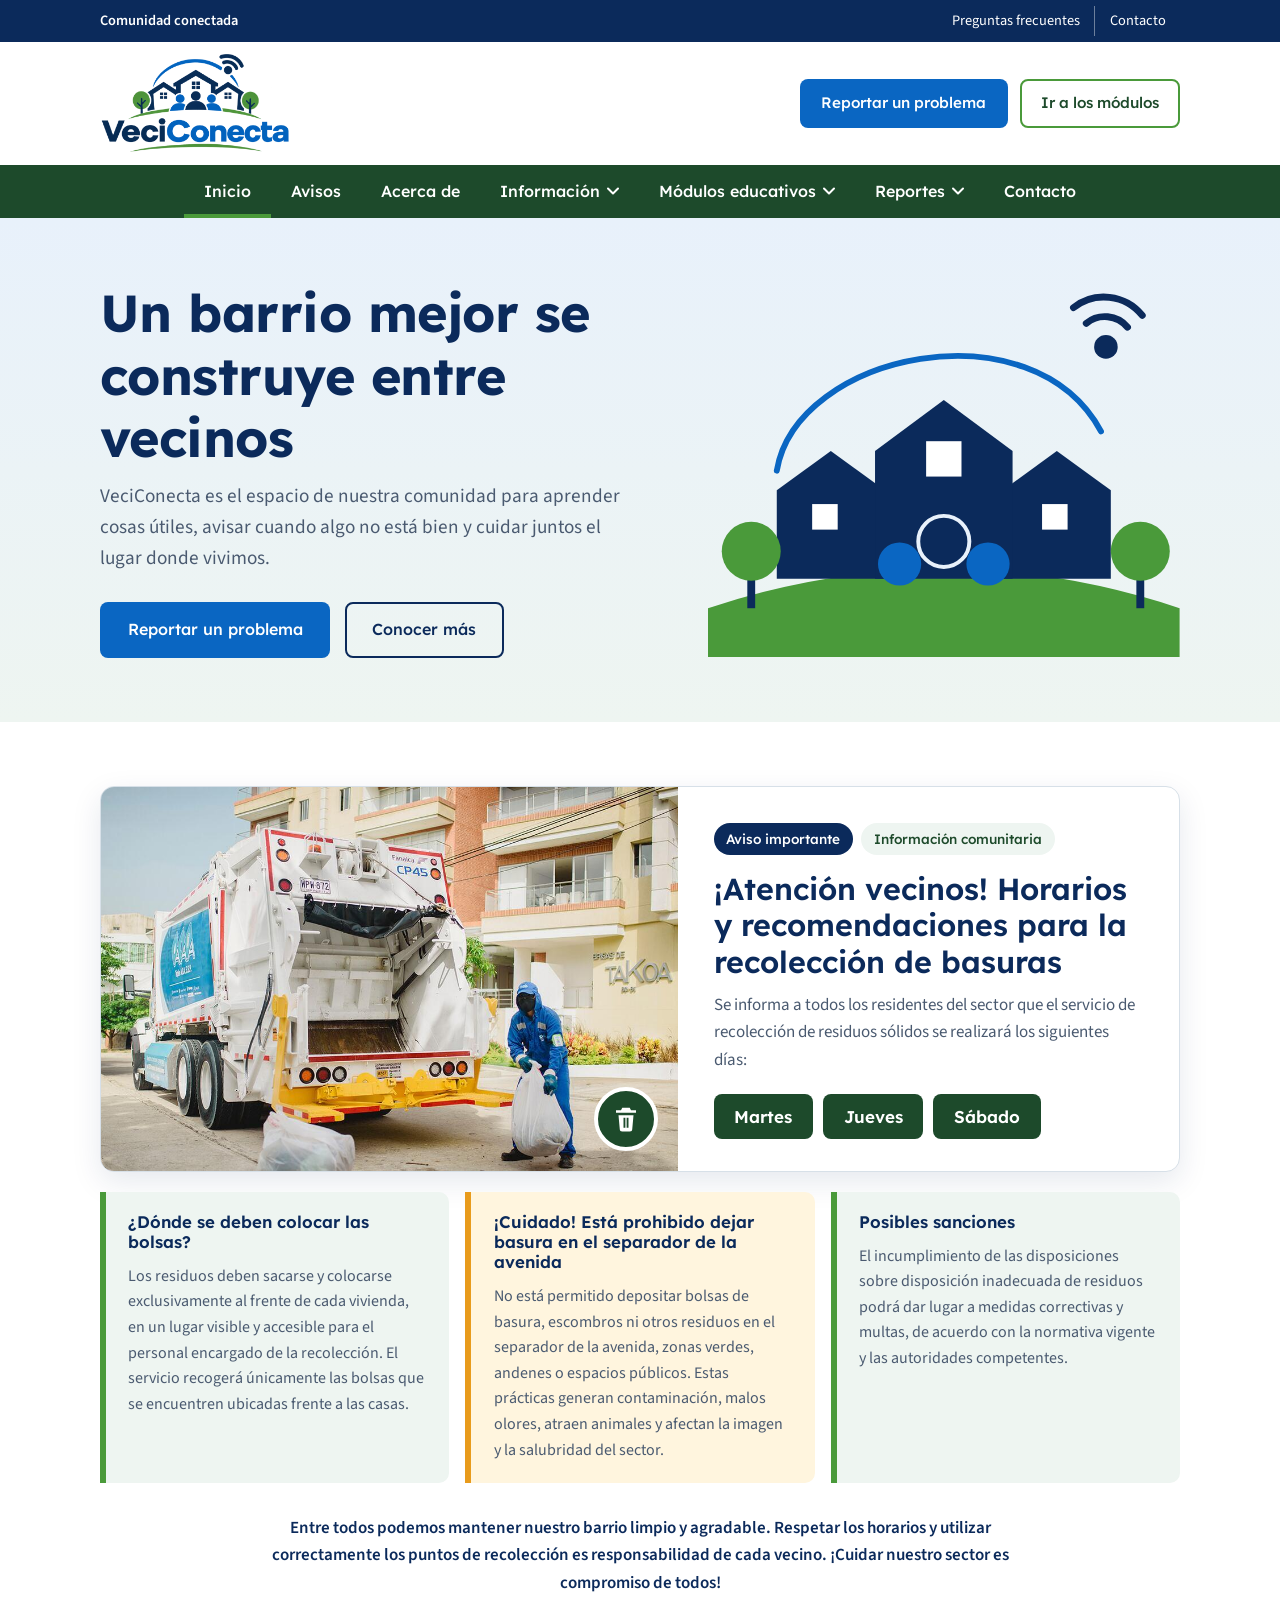
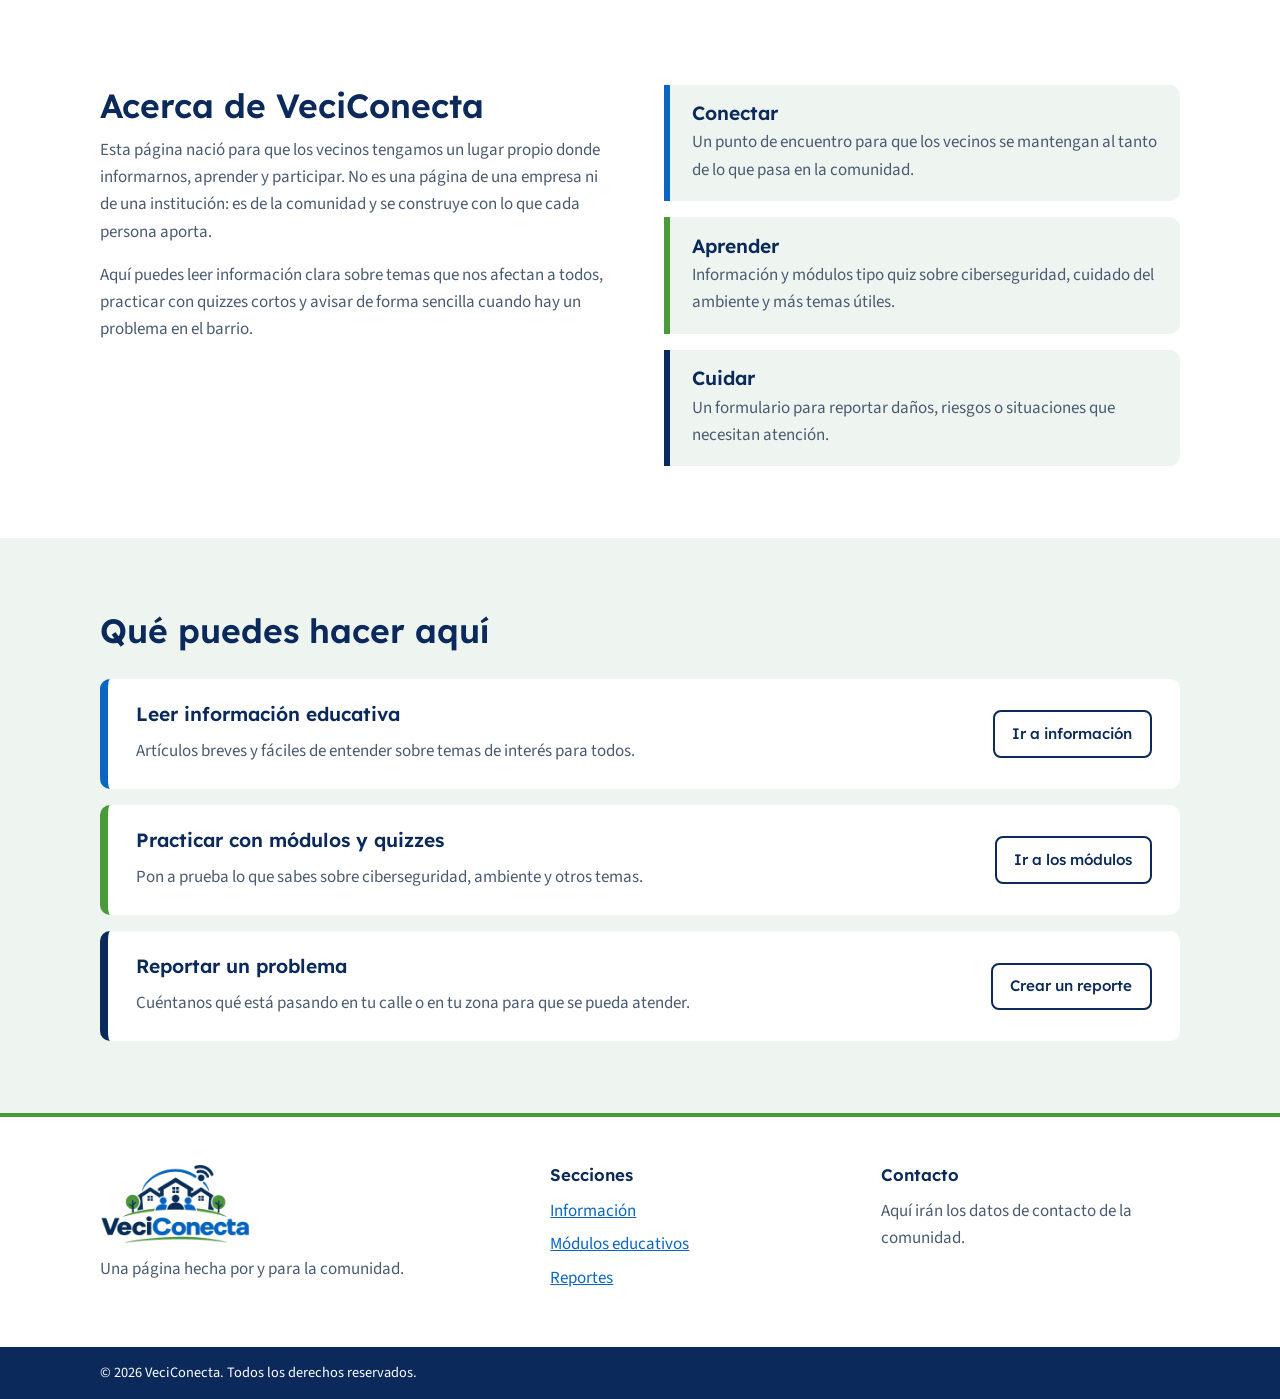
<file: index.html>
<!DOCTYPE html>
<html lang="es">
<head>
  <meta charset="UTF-8">
  <meta name="viewport" content="width=device-width, initial-scale=1">
  <title>VeciConecta | Comunidad conectada</title>
  <meta name="description" content="VeciConecta es la plataforma de la comunidad para aprender juntos, reportar problemas y cuidar nuestro barrio.">
  <link rel="icon" type="image/png" href="images/logo.png">
  <link rel="preconnect" href="https://fonts.googleapis.com">
  <link rel="preconnect" href="https://fonts.gstatic.com" crossorigin>
  <link href="https://fonts.googleapis.com/css2?family=Lexend:wght@500;600;700&family=Source+Sans+3:wght@400;600&display=swap" rel="stylesheet">
  <link rel="stylesheet" href="css/styles.css">
</head>
<body>

  <a class="skip-link" href="#contenido">Saltar al contenido</a>

  <!-- ===== ENCABEZADO ===== -->
  <header class="site-header">

    <!-- Franja superior -->
    <div class="topbar">
      <div class="container topbar__inner">
        <span class="topbar__tag">Comunidad conectada</span>
        <ul class="topbar__links">
          <li><a href="paginas/preguntas-frecuentes.html">Preguntas frecuentes</a></li>
          <li><a href="#contacto">Contacto</a></li>
        </ul>
      </div>
    </div>

    <!-- Franja del logo y botones -->
    <div class="brandbar">
      <div class="container brandbar__inner">
        <a class="brand" href="index.html" aria-label="VeciConecta, ir al inicio">
          <img src="images/logo.png" alt="Logo de VeciConecta" width="190" height="96">
        </a>
        <div class="brandbar__actions">
          <a class="btn btn--primary" href="paginas/reportes.html">Reportar un problema</a>
          <a class="btn btn--outline" href="paginas/modulos.html">Ir a los módulos</a>
        </div>
        <button class="nav-toggle" type="button" aria-expanded="false" aria-controls="menu-principal">
          <span class="nav-toggle__bars" aria-hidden="true"></span>
          <span>Menú</span>
        </button>
      </div>
    </div>

    <!-- Menú principal -->
    <nav class="mainnav" aria-label="Menú principal">
      <ul class="mainnav__list container" id="menu-principal">
        <li><a class="mainnav__link" href="index.html" aria-current="page">Inicio</a></li>
        <li><a class="mainnav__link" href="#aviso">Avisos</a></li>
        <li><a class="mainnav__link" href="#acerca">Acerca de</a></li>

        <li class="has-sub">
          <button class="mainnav__link" type="button" aria-expanded="false">
            Información <svg class="chev" viewBox="0 0 12 8" aria-hidden="true"><path d="M1 1.5l5 5 5-5"/></svg>
          </button>
          <ul class="submenu">
            <li><a href="paginas/informacion.html#ciberseguridad">Ciberseguridad</a></li>
            <li><a href="paginas/informacion.html#ambiente">Cuidado del ambiente</a></li>
            <li><a href="paginas/informacion.html#convivencia">Convivencia</a></li>
            <li><a href="paginas/informacion.html">Ver toda la información</a></li>
          </ul>
        </li>

        <li class="has-sub">
          <button class="mainnav__link" type="button" aria-expanded="false">
            Módulos educativos <svg class="chev" viewBox="0 0 12 8" aria-hidden="true"><path d="M1 1.5l5 5 5-5"/></svg>
          </button>
          <ul class="submenu">
            <li><a href="paginas/modulos.html#modulo-1">Residuos y reciclaje</a></li>
            <li><a href="paginas/modulos.html#modulo-7">Seguridad digital</a></li>
            <li><a href="paginas/modulos.html">Todos los módulos</a></li>
          </ul>
        </li>

        <li class="has-sub">
          <button class="mainnav__link" type="button" aria-expanded="false">
            Reportes <svg class="chev" viewBox="0 0 12 8" aria-hidden="true"><path d="M1 1.5l5 5 5-5"/></svg>
          </button>
          <ul class="submenu">
            <li><a href="paginas/reportes.html#nuevo">Crear un reporte</a></li>
            <li><a href="paginas/reportes.html#consejos">Consejos para reportar</a></li>
          </ul>
        </li>

        <li><a class="mainnav__link" href="#contacto">Contacto</a></li>
      </ul>
    </nav>
  </header>

  <main id="contenido">

    <!-- ===== PORTADA ===== -->
    <section class="hero">
      <div class="container hero__inner">
        <div class="hero__text">
          <h1>Un barrio mejor se construye entre vecinos</h1>
          <p class="hero__lead">VeciConecta es el espacio de nuestra comunidad para aprender cosas útiles, avisar cuando algo no está bien y cuidar juntos el lugar donde vivimos.</p>
          <div class="hero__cta">
            <a class="btn btn--primary btn--lg" href="paginas/reportes.html">Reportar un problema</a>
            <a class="btn btn--ghost btn--lg" href="#acerca">Conocer más</a>
          </div>
        </div>

        <!-- Ilustración inspirada en el logo -->
        <div class="hero__art" aria-hidden="true">
          <svg viewBox="0 0 480 380" role="img" focusable="false">
            <path class="art-arc" d="M70 190 C 90 70, 330 20, 400 150"/>
            <g class="art-wifi">
              <circle cx="405" cy="64" r="12"/>
              <path d="M385 40 a30 30 0 0 1 42 4" />
              <path d="M372 24 a50 50 0 0 1 70 8" />
            </g>
            <path class="art-hill" d="M0 330 Q 240 250 480 330 L480 380 L0 380 Z"/>
            <!-- casas -->
            <g class="art-house">
              <path d="M70 300 V210 L125 170 L180 210 V300 Z"/>
              <path d="M300 300 V210 L355 170 L410 210 V300 Z"/>
              <path d="M170 300 V170 L240 118 L310 170 V300 Z"/>
            </g>
            <g class="art-window">
              <rect x="222" y="160" width="36" height="36"/>
              <rect x="106" y="224" width="26" height="26"/>
              <rect x="340" y="224" width="26" height="26"/>
            </g>
            <!-- personas -->
            <g>
              <circle class="art-p1" cx="195" cy="285" r="22"/>
              <circle class="art-p1" cx="285" cy="285" r="22"/>
              <circle class="art-p2" cx="240" cy="262" r="26"/>
            </g>
            <!-- árboles -->
            <g class="art-tree">
              <rect x="40" y="290" width="8" height="40"/>
              <circle cx="44" cy="272" r="30"/>
              <rect x="436" y="290" width="8" height="40"/>
              <circle cx="440" cy="272" r="30"/>
            </g>
          </svg>
        </div>
      </div>
    </section>

    <!-- ===== NOTICIA PRINCIPAL ===== -->
    <section class="news" id="aviso" aria-labelledby="aviso-titulo">
      <div class="container">

        <article class="news__feature">
          <figure class="news__media">
            <img src="images/recoleccion-basuras.jpg" alt="Camión recolector de residuos y operario sacando una bolsa frente a un edificio del sector" width="1200" height="675">
            <span class="news__icon" aria-hidden="true">
              <svg viewBox="0 0 24 24"><path d="M9 3h6l1 2h4v2H4V5h4l1-2zM6 9h12l-1 11a2 2 0 0 1-2 2H9a2 2 0 0 1-2-2L6 9zm4 2v8h1.5v-8H10zm2.5 0v8H14v-8h-1.5z"/></svg>
            </span>
          </figure>

          <div class="news__body">
            <div class="news__tags">
              <span class="tag tag--alert">Aviso importante</span>
              <span class="tag">Información comunitaria</span>
            </div>
            <h2 id="aviso-titulo">¡Atención vecinos! Horarios y recomendaciones para la recolección de basuras</h2>
            <p>Se informa a todos los residentes del sector que el servicio de recolección de residuos sólidos se realizará los siguientes días:</p>
            <ul class="days" aria-label="Días de recolección">
              <li>Martes</li>
              <li>Jueves</li>
              <li>Sábado</li>
            </ul>
          </div>
        </article>

        <div class="news__details">
          <div class="note">
            <h3>¿Dónde se deben colocar las bolsas?</h3>
            <p>Los residuos deben sacarse y colocarse exclusivamente al frente de cada vivienda, en un lugar visible y accesible para el personal encargado de la recolección. El servicio recogerá únicamente las bolsas que se encuentren ubicadas frente a las casas.</p>
          </div>
          <div class="note note--warn">
            <h3>¡Cuidado! Está prohibido dejar basura en el separador de la avenida</h3>
            <p>No está permitido depositar bolsas de basura, escombros ni otros residuos en el separador de la avenida, zonas verdes, andenes o espacios públicos. Estas prácticas generan contaminación, malos olores, atraen animales y afectan la imagen y la salubridad del sector.</p>
          </div>
          <div class="note">
            <h3>Posibles sanciones</h3>
            <p>El incumplimiento de las disposiciones sobre disposición inadecuada de residuos podrá dar lugar a medidas correctivas y multas, de acuerdo con la normativa vigente y las autoridades competentes.</p>
          </div>
        </div>

        <p class="news__closing">Entre todos podemos mantener nuestro barrio limpio y agradable. Respetar los horarios y utilizar correctamente los puntos de recolección es responsabilidad de cada vecino. ¡Cuidar nuestro sector es compromiso de todos!</p>

      </div>
    </section>

    <!-- ===== ACERCA DE ===== -->
    <section class="about" id="acerca" aria-labelledby="acerca-titulo">
      <div class="container about__inner">
        <div class="about__intro">
          <h2 id="acerca-titulo">Acerca de VeciConecta</h2>
          <p>Esta página nació para que los vecinos tengamos un lugar propio donde informarnos, aprender y participar. No es una página de una empresa ni de una institución: es de la comunidad y se construye con lo que cada persona aporta.</p>
          <p>Aquí puedes leer información clara sobre temas que nos afectan a todos, practicar con quizzes cortos y avisar de forma sencilla cuando hay un problema en el barrio.</p>
        </div>

        <ul class="pillars">
          <li class="pillar pillar--blue">
            <h3>Conectar</h3>
            <p>Un punto de encuentro para que los vecinos se mantengan al tanto de lo que pasa en la comunidad.</p>
          </li>
          <li class="pillar pillar--green">
            <h3>Aprender</h3>
            <p>Información y módulos tipo quiz sobre ciberseguridad, cuidado del ambiente y más temas útiles.</p>
          </li>
          <li class="pillar pillar--navy">
            <h3>Cuidar</h3>
            <p>Un formulario para reportar daños, riesgos o situaciones que necesitan atención.</p>
          </li>
        </ul>
      </div>
    </section>

    <!-- ===== QUÉ PUEDES HACER ===== -->
    <section class="explore" aria-labelledby="explorar-titulo">
      <div class="container">
        <h2 id="explorar-titulo">Qué puedes hacer aquí</h2>

        <ul class="explore__list">
          <li class="explore__item explore__item--blue">
            <div>
              <h3>Leer información educativa</h3>
              <p>Artículos breves y fáciles de entender sobre temas de interés para todos.</p>
            </div>
            <a class="explore__link" href="paginas/informacion.html">Ir a información</a>
          </li>
          <li class="explore__item explore__item--green">
            <div>
              <h3>Practicar con módulos y quizzes</h3>
              <p>Pon a prueba lo que sabes sobre ciberseguridad, ambiente y otros temas.</p>
            </div>
            <a class="explore__link" href="paginas/modulos.html">Ir a los módulos</a>
          </li>
          <li class="explore__item explore__item--navy">
            <div>
              <h3>Reportar un problema</h3>
              <p>Cuéntanos qué está pasando en tu calle o en tu zona para que se pueda atender.</p>
            </div>
            <a class="explore__link" href="paginas/reportes.html">Crear un reporte</a>
          </li>
        </ul>
      </div>
    </section>

  </main>

  <!-- ===== PIE DE PÁGINA ===== -->
  <footer class="site-footer" id="contacto">
    <div class="container footer__inner">
      <div class="footer__brand">
        <img src="images/logo.png" alt="VeciConecta" width="150" height="76">
        <p>Una página hecha por y para la comunidad.</p>
      </div>
      <div class="footer__col">
        <h2 class="footer__title">Secciones</h2>
        <ul>
          <li><a href="paginas/informacion.html">Información</a></li>
          <li><a href="paginas/modulos.html">Módulos educativos</a></li>
          <li><a href="paginas/reportes.html">Reportes</a></li>
        </ul>
      </div>
      <div class="footer__col">
        <h2 class="footer__title">Contacto</h2>
        <p>Aquí irán los datos de contacto de la comunidad.</p>
      </div>
    </div>
    <div class="footer__bottom">
      <div class="container">
        <p>&copy; <span id="anio">2026</span> VeciConecta. Todos los derechos reservados.</p>
      </div>
    </div>
  </footer>

  <script src="js/main.js"></script>
</body>
</html>
</file>
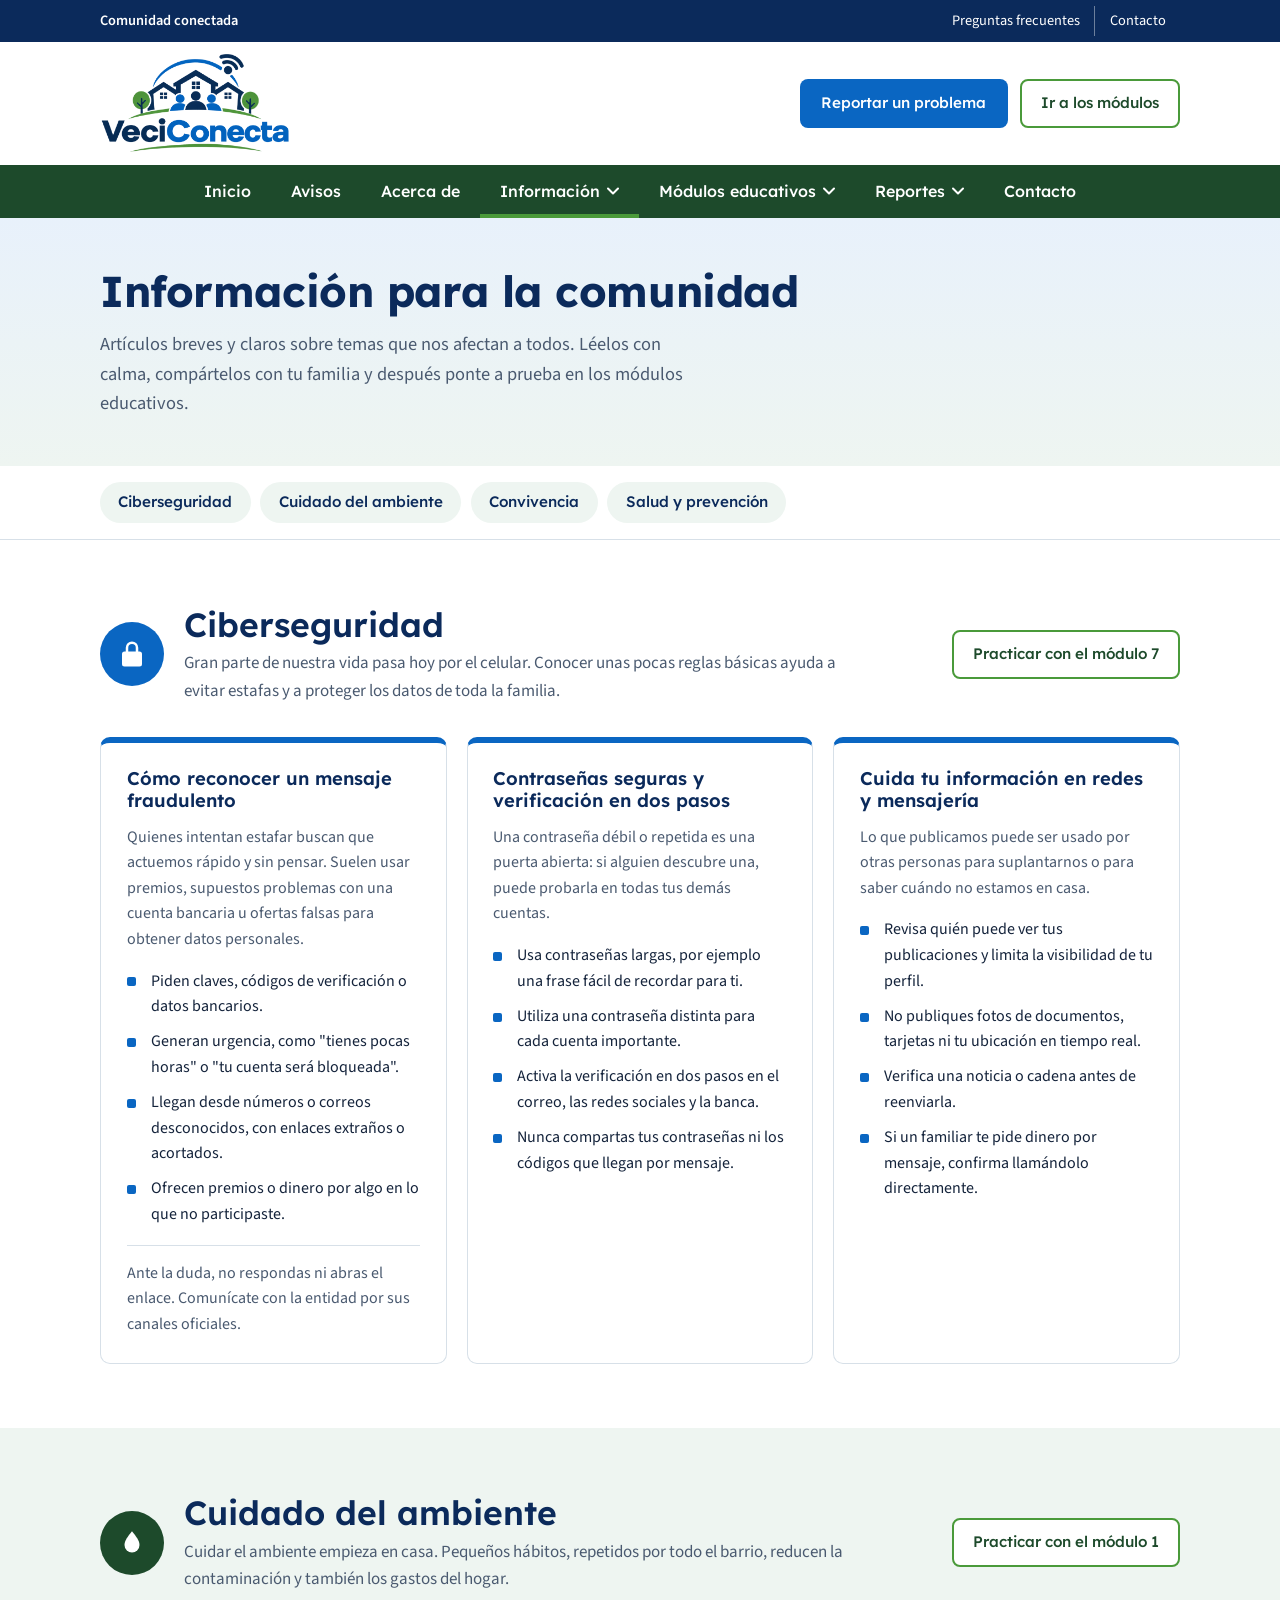
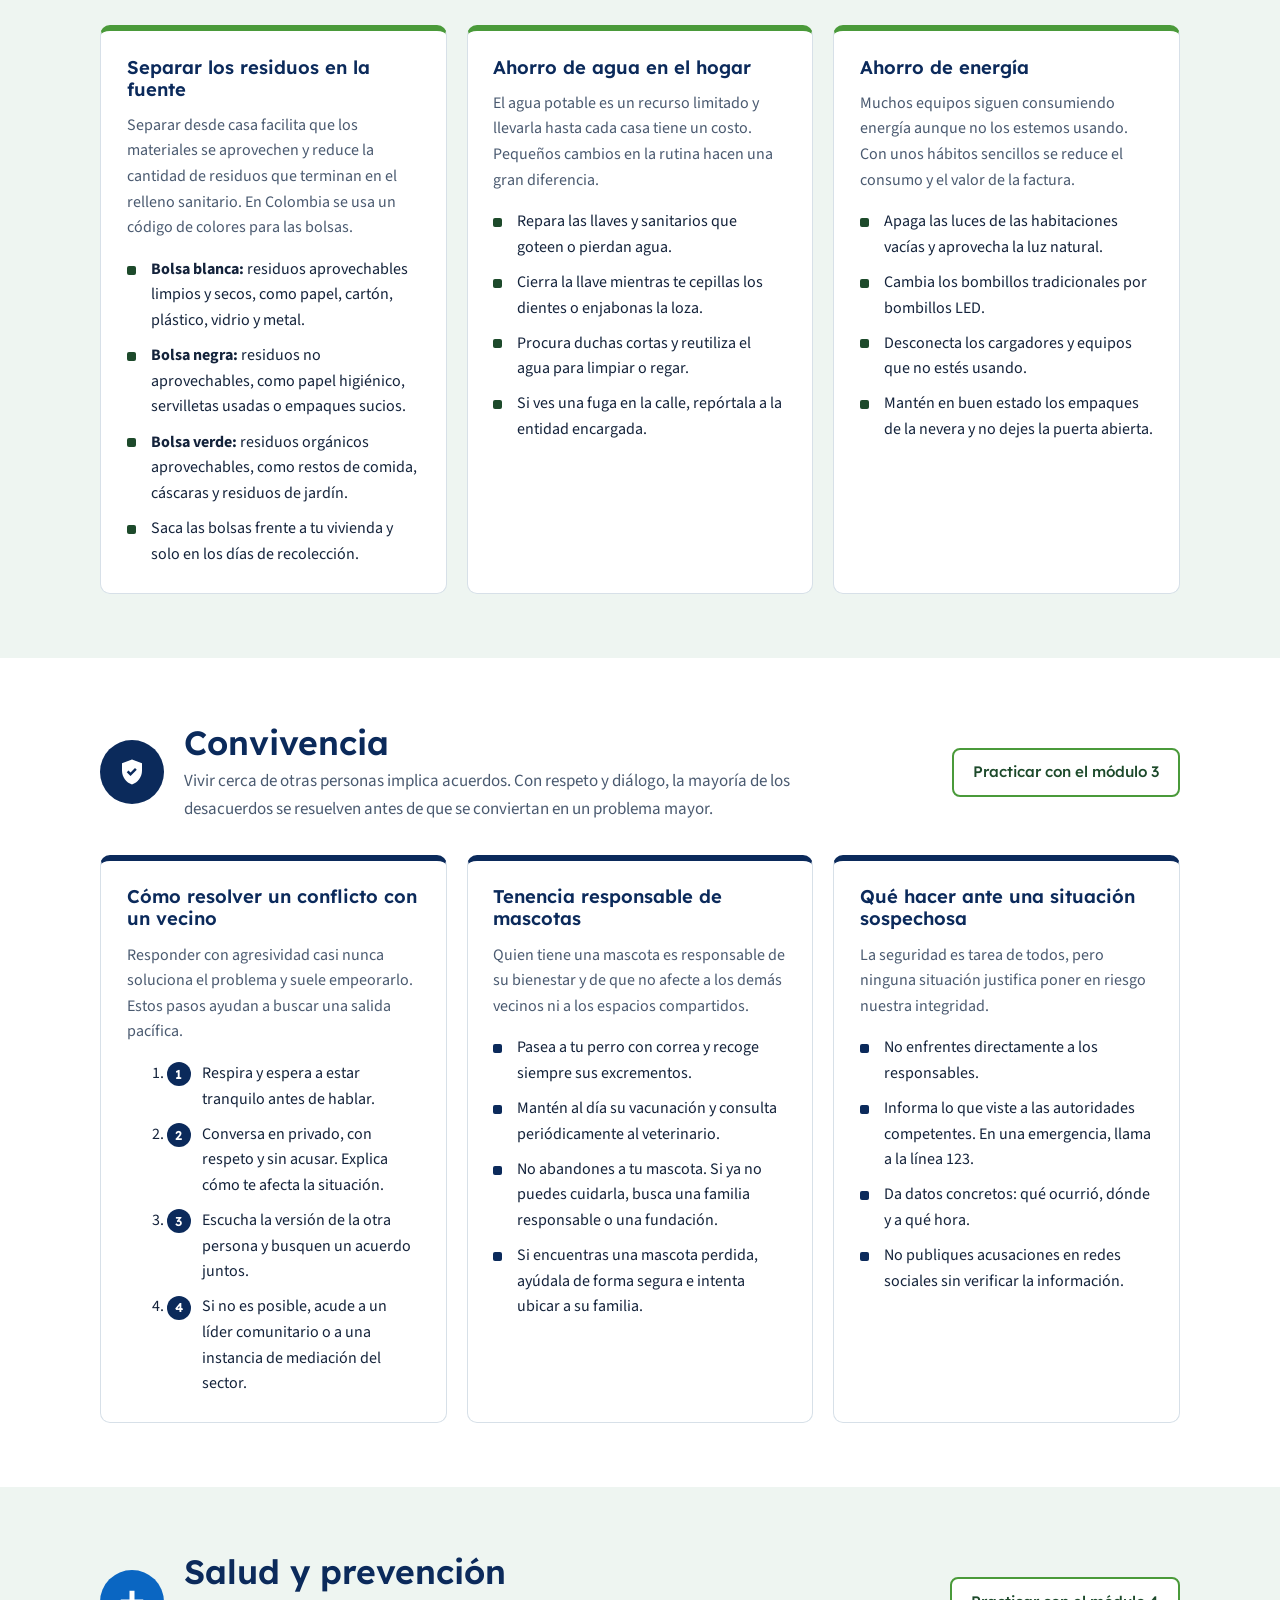
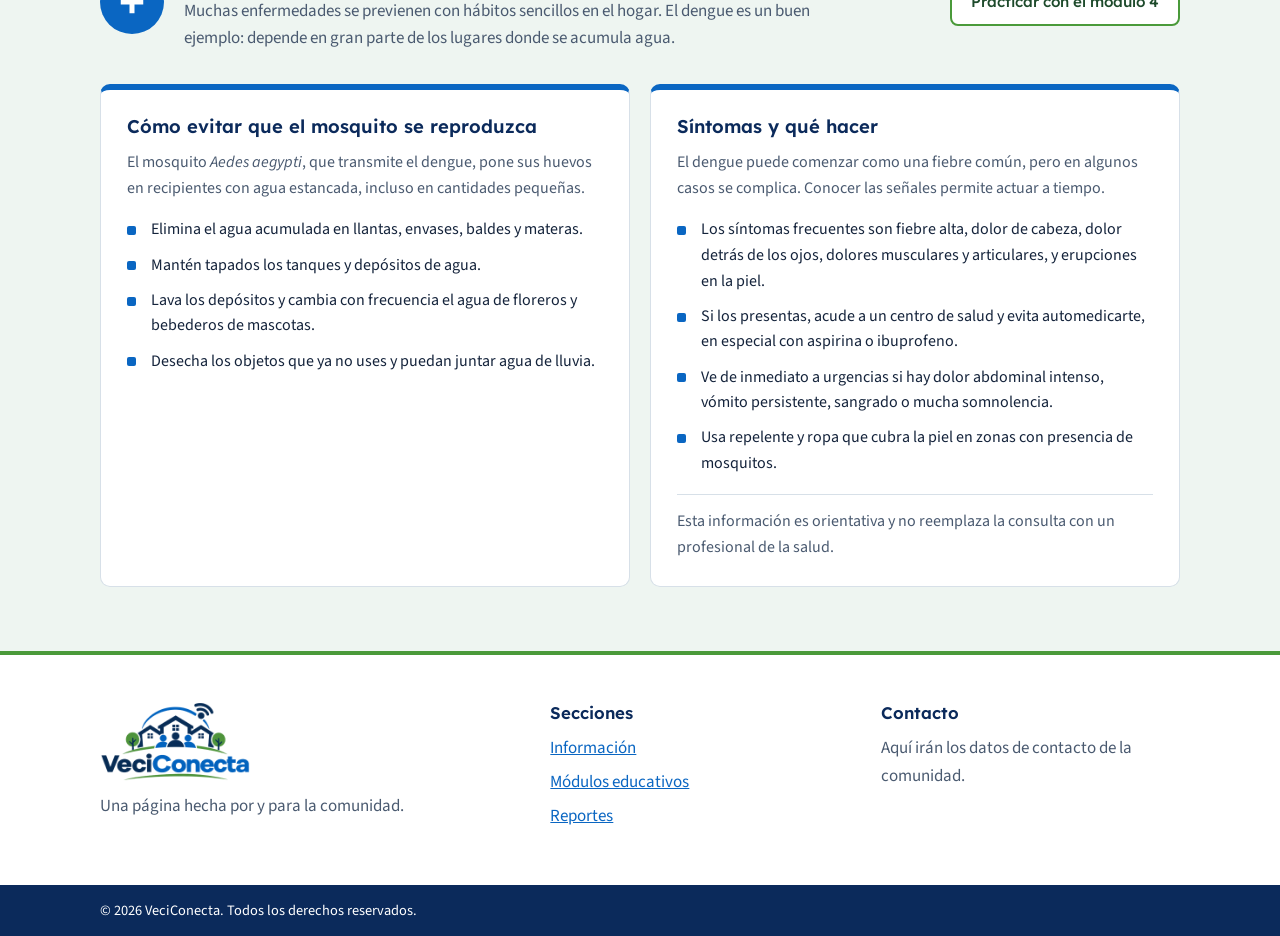
<file: paginas/informacion.html>
<!DOCTYPE html>
<html lang="es">
<head>
  <meta charset="UTF-8">
  <meta name="viewport" content="width=device-width, initial-scale=1">
  <title>Información para la comunidad | VeciConecta</title>
  <meta name="description" content="Artículos educativos de VeciConecta sobre ciberseguridad, cuidado del ambiente, convivencia y salud y prevención.">
  <link rel="icon" type="image/png" href="../images/logo.png">
  <link rel="preconnect" href="https://fonts.googleapis.com">
  <link rel="preconnect" href="https://fonts.gstatic.com" crossorigin>
  <link href="https://fonts.googleapis.com/css2?family=Lexend:wght@500;600;700&family=Source+Sans+3:wght@400;600&display=swap" rel="stylesheet">
  <link rel="stylesheet" href="../css/styles.css">
  <link rel="stylesheet" href="../css/informacion.css">
</head>
<body>

  <a class="skip-link" href="#contenido">Saltar al contenido</a>

  <!-- ===== ENCABEZADO ===== -->
  <header class="site-header">

    <div class="topbar">
      <div class="container topbar__inner">
        <span class="topbar__tag">Comunidad conectada</span>
        <ul class="topbar__links">
          <li><a href="preguntas-frecuentes.html">Preguntas frecuentes</a></li>
          <li><a href="../index.html#contacto">Contacto</a></li>
        </ul>
      </div>
    </div>

    <div class="brandbar">
      <div class="container brandbar__inner">
        <a class="brand" href="../index.html" aria-label="VeciConecta, ir al inicio">
          <img src="../images/logo.png" alt="Logo de VeciConecta" width="190" height="96">
        </a>
        <div class="brandbar__actions">
          <a class="btn btn--primary" href="reportes.html">Reportar un problema</a>
          <a class="btn btn--outline" href="modulos.html">Ir a los módulos</a>
        </div>
        <button class="nav-toggle" type="button" aria-expanded="false" aria-controls="menu-principal">
          <span class="nav-toggle__bars" aria-hidden="true"></span>
          <span>Menú</span>
        </button>
      </div>
    </div>

    <nav class="mainnav" aria-label="Menú principal">
      <ul class="mainnav__list container" id="menu-principal">
        <li><a class="mainnav__link" href="../index.html">Inicio</a></li>
        <li><a class="mainnav__link" href="../index.html#aviso">Avisos</a></li>
        <li><a class="mainnav__link" href="../index.html#acerca">Acerca de</a></li>

        <li class="has-sub">
          <button class="mainnav__link" type="button" aria-expanded="false" aria-current="page">
            Información <svg class="chev" viewBox="0 0 12 8" aria-hidden="true"><path d="M1 1.5l5 5 5-5"/></svg>
          </button>
          <ul class="submenu">
            <li><a href="informacion.html#ciberseguridad">Ciberseguridad</a></li>
            <li><a href="informacion.html#ambiente">Cuidado del ambiente</a></li>
            <li><a href="informacion.html#convivencia">Convivencia</a></li>
            <li><a href="informacion.html">Ver toda la información</a></li>
          </ul>
        </li>

        <li class="has-sub">
          <button class="mainnav__link" type="button" aria-expanded="false">
            Módulos educativos <svg class="chev" viewBox="0 0 12 8" aria-hidden="true"><path d="M1 1.5l5 5 5-5"/></svg>
          </button>
          <ul class="submenu">
            <li><a href="modulos.html#modulo-1">Residuos y reciclaje</a></li>
            <li><a href="modulos.html#modulo-7">Seguridad digital</a></li>
            <li><a href="modulos.html">Todos los módulos</a></li>
          </ul>
        </li>

        <li class="has-sub">
          <button class="mainnav__link" type="button" aria-expanded="false">
            Reportes <svg class="chev" viewBox="0 0 12 8" aria-hidden="true"><path d="M1 1.5l5 5 5-5"/></svg>
          </button>
          <ul class="submenu">
            <li><a href="reportes.html#nuevo">Crear un reporte</a></li>
            <li><a href="reportes.html#consejos">Consejos para reportar</a></li>
          </ul>
        </li>

        <li><a class="mainnav__link" href="../index.html#contacto">Contacto</a></li>
      </ul>
    </nav>
  </header>

    <main id="contenido">

    <!-- ===== ENCABEZADO DE LA PÁGINA ===== -->
    <section class="page-hero">
      <div class="container page-hero__inner">
        <div class="page-hero__text">
          <h1>Información para la comunidad</h1>
          <p class="page-hero__lead">Artículos breves y claros sobre temas que nos afectan a todos. Léelos con calma, compártelos con tu familia y después ponte a prueba en los módulos educativos.</p>
        </div>
      </div>
    </section>

    <!-- ===== ÍNDICE DE TEMAS ===== -->
    <nav class="topics" aria-label="Temas de información">
      <div class="container">
        <ul class="topics__list">
          <li><a href="#ciberseguridad">Ciberseguridad</a></li>
          <li><a href="#ambiente">Cuidado del ambiente</a></li>
          <li><a href="#convivencia">Convivencia</a></li>
          <li><a href="#salud">Salud y prevención</a></li>
        </ul>
      </div>
    </nav>

    <!-- ===== CIBERSEGURIDAD ===== -->
    <section class="topic topic--blue" id="ciberseguridad" aria-labelledby="ciberseguridad-titulo">
      <div class="container">
        <header class="topic__header">
          <span class="topic__icon" aria-hidden="true">
            <svg viewBox="0 0 24 24"><path d="M12 2a5 5 0 0 0-5 5v3H6a2 2 0 0 0-2 2v8a2 2 0 0 0 2 2h12a2 2 0 0 0 2-2v-8a2 2 0 0 0-2-2h-1V7a5 5 0 0 0-5-5zm-3 8V7a3 3 0 0 1 6 0v3H9z"/></svg>
          </span>
          <div class="topic__intro">
            <h2 id="ciberseguridad-titulo">Ciberseguridad</h2>
            <p>Gran parte de nuestra vida pasa hoy por el celular. Conocer unas pocas reglas básicas ayuda a evitar estafas y a proteger los datos de toda la familia.</p>
          </div>
          <a class="btn btn--outline" href="modulos.html#modulo-7">Practicar con el módulo 7</a>
        </header>

        <div class="articles">
          <article class="article">
            <h3>Cómo reconocer un mensaje fraudulento</h3>
            <p>Quienes intentan estafar buscan que actuemos rápido y sin pensar. Suelen usar premios, supuestos problemas con una cuenta bancaria u ofertas falsas para obtener datos personales.</p>
            <ul class="tips">
              <li>Piden claves, códigos de verificación o datos bancarios.</li>
              <li>Generan urgencia, como "tienes pocas horas" o "tu cuenta será bloqueada".</li>
              <li>Llegan desde números o correos desconocidos, con enlaces extraños o acortados.</li>
              <li>Ofrecen premios o dinero por algo en lo que no participaste.</li>
            </ul>
            <p class="article__note">Ante la duda, no respondas ni abras el enlace. Comunícate con la entidad por sus canales oficiales.</p>
          </article>

          <article class="article">
            <h3>Contraseñas seguras y verificación en dos pasos</h3>
            <p>Una contraseña débil o repetida es una puerta abierta: si alguien descubre una, puede probarla en todas tus demás cuentas.</p>
            <ul class="tips">
              <li>Usa contraseñas largas, por ejemplo una frase fácil de recordar para ti.</li>
              <li>Utiliza una contraseña distinta para cada cuenta importante.</li>
              <li>Activa la verificación en dos pasos en el correo, las redes sociales y la banca.</li>
              <li>Nunca compartas tus contraseñas ni los códigos que llegan por mensaje.</li>
            </ul>
          </article>

          <article class="article">
            <h3>Cuida tu información en redes y mensajería</h3>
            <p>Lo que publicamos puede ser usado por otras personas para suplantarnos o para saber cuándo no estamos en casa.</p>
            <ul class="tips">
              <li>Revisa quién puede ver tus publicaciones y limita la visibilidad de tu perfil.</li>
              <li>No publiques fotos de documentos, tarjetas ni tu ubicación en tiempo real.</li>
              <li>Verifica una noticia o cadena antes de reenviarla.</li>
              <li>Si un familiar te pide dinero por mensaje, confirma llamándolo directamente.</li>
            </ul>
          </article>
        </div>
      </div>
    </section>

    <!-- ===== CUIDADO DEL AMBIENTE ===== -->
    <section class="topic topic--green topic--alt" id="ambiente" aria-labelledby="ambiente-titulo">
      <div class="container">
        <header class="topic__header">
          <span class="topic__icon" aria-hidden="true">
            <svg viewBox="0 0 24 24"><path d="M12 2.5c3.5 4.4 6 7.6 6 11a6 6 0 0 1-12 0c0-3.4 2.5-6.6 6-11z"/></svg>
          </span>
          <div class="topic__intro">
            <h2 id="ambiente-titulo">Cuidado del ambiente</h2>
            <p>Cuidar el ambiente empieza en casa. Pequeños hábitos, repetidos por todo el barrio, reducen la contaminación y también los gastos del hogar.</p>
          </div>
          <a class="btn btn--outline" href="modulos.html#modulo-1">Practicar con el módulo 1</a>
        </header>

        <div class="articles">
          <article class="article">
            <h3>Separar los residuos en la fuente</h3>
            <p>Separar desde casa facilita que los materiales se aprovechen y reduce la cantidad de residuos que terminan en el relleno sanitario. En Colombia se usa un código de colores para las bolsas.</p>
            <ul class="tips">
              <li><strong>Bolsa blanca:</strong> residuos aprovechables limpios y secos, como papel, cartón, plástico, vidrio y metal.</li>
              <li><strong>Bolsa negra:</strong> residuos no aprovechables, como papel higiénico, servilletas usadas o empaques sucios.</li>
              <li><strong>Bolsa verde:</strong> residuos orgánicos aprovechables, como restos de comida, cáscaras y residuos de jardín.</li>
              <li>Saca las bolsas frente a tu vivienda y solo en los días de recolección.</li>
            </ul>
          </article>

          <article class="article">
            <h3>Ahorro de agua en el hogar</h3>
            <p>El agua potable es un recurso limitado y llevarla hasta cada casa tiene un costo. Pequeños cambios en la rutina hacen una gran diferencia.</p>
            <ul class="tips">
              <li>Repara las llaves y sanitarios que goteen o pierdan agua.</li>
              <li>Cierra la llave mientras te cepillas los dientes o enjabonas la loza.</li>
              <li>Procura duchas cortas y reutiliza el agua para limpiar o regar.</li>
              <li>Si ves una fuga en la calle, repórtala a la entidad encargada.</li>
            </ul>
          </article>

          <article class="article">
            <h3>Ahorro de energía</h3>
            <p>Muchos equipos siguen consumiendo energía aunque no los estemos usando. Con unos hábitos sencillos se reduce el consumo y el valor de la factura.</p>
            <ul class="tips">
              <li>Apaga las luces de las habitaciones vacías y aprovecha la luz natural.</li>
              <li>Cambia los bombillos tradicionales por bombillos LED.</li>
              <li>Desconecta los cargadores y equipos que no estés usando.</li>
              <li>Mantén en buen estado los empaques de la nevera y no dejes la puerta abierta.</li>
            </ul>
          </article>
        </div>
      </div>
    </section>

    <!-- ===== CONVIVENCIA ===== -->
    <section class="topic topic--navy" id="convivencia" aria-labelledby="convivencia-titulo">
      <div class="container">
        <header class="topic__header">
          <span class="topic__icon" aria-hidden="true">
            <svg viewBox="0 0 24 24"><path d="M12 2l8 3v6c0 5-3.4 9.4-8 11-4.6-1.6-8-6-8-11V5l8-3zm-1.2 13.2l5-5-1.4-1.4-3.6 3.6-1.6-1.6-1.4 1.4 3 3z"/></svg>
          </span>
          <div class="topic__intro">
            <h2 id="convivencia-titulo">Convivencia</h2>
            <p>Vivir cerca de otras personas implica acuerdos. Con respeto y diálogo, la mayoría de los desacuerdos se resuelven antes de que se conviertan en un problema mayor.</p>
          </div>
          <a class="btn btn--outline" href="modulos.html#modulo-3">Practicar con el módulo 3</a>
        </header>

        <div class="articles">
          <article class="article">
            <h3>Cómo resolver un conflicto con un vecino</h3>
            <p>Responder con agresividad casi nunca soluciona el problema y suele empeorarlo. Estos pasos ayudan a buscar una salida pacífica.</p>
            <ol class="tips tips--steps">
              <li>Respira y espera a estar tranquilo antes de hablar.</li>
              <li>Conversa en privado, con respeto y sin acusar. Explica cómo te afecta la situación.</li>
              <li>Escucha la versión de la otra persona y busquen un acuerdo juntos.</li>
              <li>Si no es posible, acude a un líder comunitario o a una instancia de mediación del sector.</li>
            </ol>
          </article>

          <article class="article">
            <h3>Tenencia responsable de mascotas</h3>
            <p>Quien tiene una mascota es responsable de su bienestar y de que no afecte a los demás vecinos ni a los espacios compartidos.</p>
            <ul class="tips">
              <li>Pasea a tu perro con correa y recoge siempre sus excrementos.</li>
              <li>Mantén al día su vacunación y consulta periódicamente al veterinario.</li>
              <li>No abandones a tu mascota. Si ya no puedes cuidarla, busca una familia responsable o una fundación.</li>
              <li>Si encuentras una mascota perdida, ayúdala de forma segura e intenta ubicar a su familia.</li>
            </ul>
          </article>

          <article class="article">
            <h3>Qué hacer ante una situación sospechosa</h3>
            <p>La seguridad es tarea de todos, pero ninguna situación justifica poner en riesgo nuestra integridad.</p>
            <ul class="tips">
              <li>No enfrentes directamente a los responsables.</li>
              <li>Informa lo que viste a las autoridades competentes. En una emergencia, llama a la línea 123.</li>
              <li>Da datos concretos: qué ocurrió, dónde y a qué hora.</li>
              <li>No publiques acusaciones en redes sociales sin verificar la información.</li>
            </ul>
          </article>
        </div>
      </div>
    </section>

    <!-- ===== SALUD Y PREVENCIÓN ===== -->
    <section class="topic topic--blue topic--alt" id="salud" aria-labelledby="salud-titulo">
      <div class="container">
        <header class="topic__header">
          <span class="topic__icon" aria-hidden="true">
            <svg viewBox="0 0 24 24"><path d="M10 3h4v7h7v4h-7v7h-4v-7H3v-4h7V3z"/></svg>
          </span>
          <div class="topic__intro">
            <h2 id="salud-titulo">Salud y prevención</h2>
            <p>Muchas enfermedades se previenen con hábitos sencillos en el hogar. El dengue es un buen ejemplo: depende en gran parte de los lugares donde se acumula agua.</p>
          </div>
          <a class="btn btn--outline" href="modulos.html#modulo-4">Practicar con el módulo 4</a>
        </header>

        <div class="articles articles--two">
          <article class="article">
            <h3>Cómo evitar que el mosquito se reproduzca</h3>
            <p>El mosquito <em>Aedes aegypti</em>, que transmite el dengue, pone sus huevos en recipientes con agua estancada, incluso en cantidades pequeñas.</p>
            <ul class="tips">
              <li>Elimina el agua acumulada en llantas, envases, baldes y materas.</li>
              <li>Mantén tapados los tanques y depósitos de agua.</li>
              <li>Lava los depósitos y cambia con frecuencia el agua de floreros y bebederos de mascotas.</li>
              <li>Desecha los objetos que ya no uses y puedan juntar agua de lluvia.</li>
            </ul>
          </article>

          <article class="article">
            <h3>Síntomas y qué hacer</h3>
            <p>El dengue puede comenzar como una fiebre común, pero en algunos casos se complica. Conocer las señales permite actuar a tiempo.</p>
            <ul class="tips">
              <li>Los síntomas frecuentes son fiebre alta, dolor de cabeza, dolor detrás de los ojos, dolores musculares y articulares, y erupciones en la piel.</li>
              <li>Si los presentas, acude a un centro de salud y evita automedicarte, en especial con aspirina o ibuprofeno.</li>
              <li>Ve de inmediato a urgencias si hay dolor abdominal intenso, vómito persistente, sangrado o mucha somnolencia.</li>
              <li>Usa repelente y ropa que cubra la piel en zonas con presencia de mosquitos.</li>
            </ul>
            <p class="article__note">Esta información es orientativa y no reemplaza la consulta con un profesional de la salud.</p>
          </article>
        </div>
      </div>
    </section>

  </main>

  <!-- ===== PIE DE PÁGINA ===== -->
  <footer class="site-footer">
    <div class="container footer__inner">
      <div class="footer__brand">
        <img src="../images/logo.png" alt="VeciConecta" width="150" height="76">
        <p>Una página hecha por y para la comunidad.</p>
      </div>
      <div class="footer__col">
        <h2 class="footer__title">Secciones</h2>
        <ul>
          <li><a href="informacion.html">Información</a></li>
          <li><a href="modulos.html">Módulos educativos</a></li>
          <li><a href="reportes.html">Reportes</a></li>
        </ul>
      </div>
      <div class="footer__col">
        <h2 class="footer__title">Contacto</h2>
        <p>Aquí irán los datos de contacto de la comunidad.</p>
      </div>
    </div>
    <div class="footer__bottom">
      <div class="container">
        <p>&copy; <span id="anio">2026</span> VeciConecta. Todos los derechos reservados.</p>
      </div>
    </div>
  </footer>

  <script src="../js/main.js"></script>
</body>
</html>
</file>
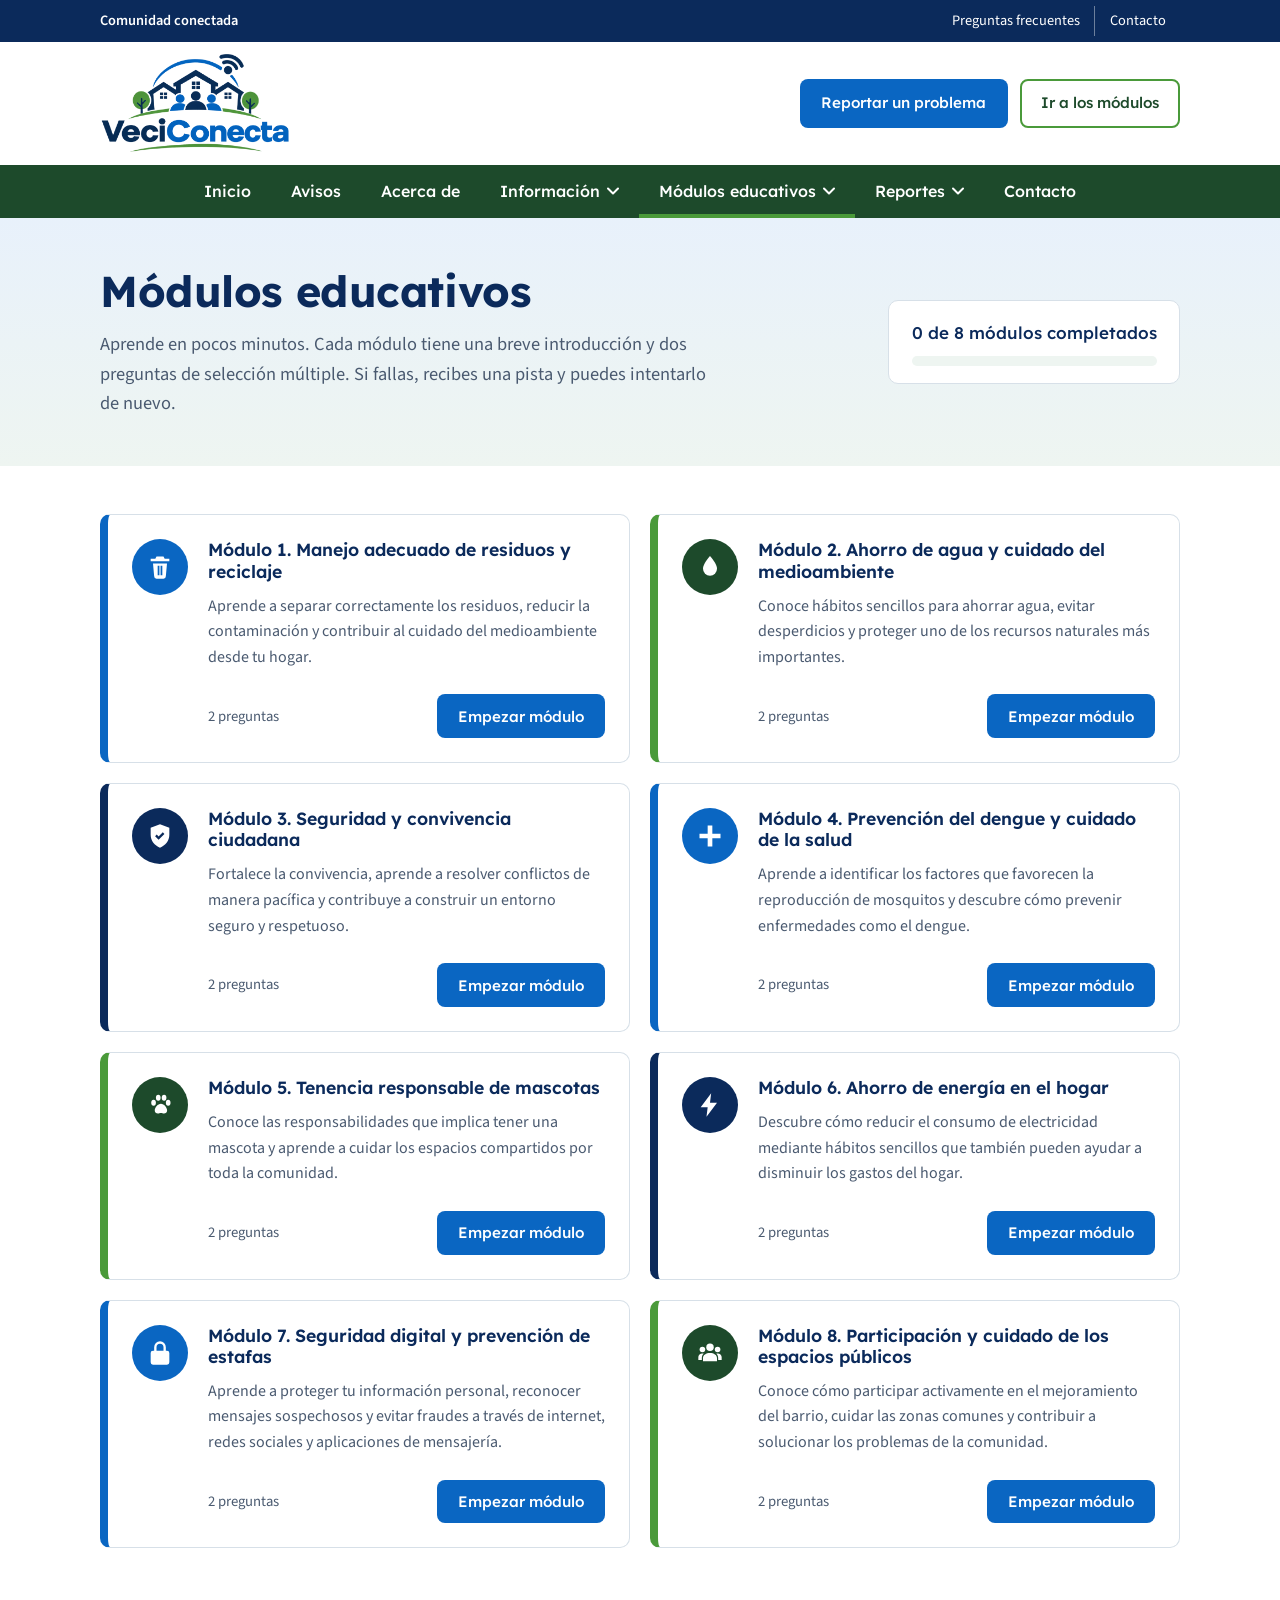
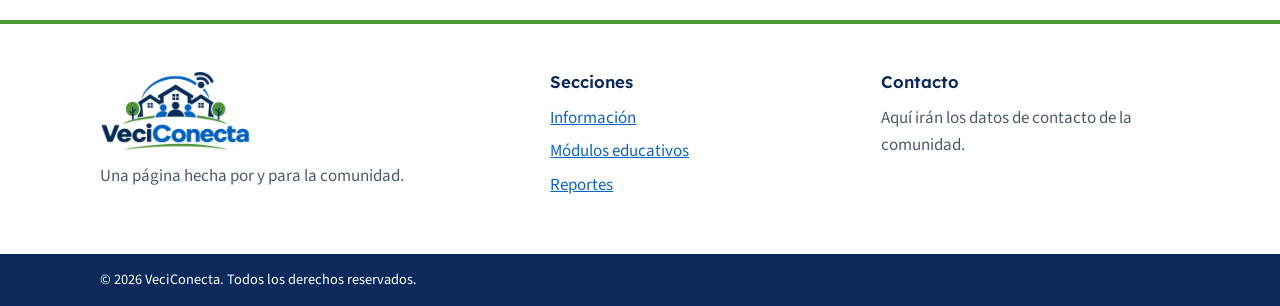
<file: paginas/modulos.html>
<!DOCTYPE html>
<html lang="es">
<head>
  <meta charset="UTF-8">
  <meta name="viewport" content="width=device-width, initial-scale=1">
  <title>Módulos educativos | VeciConecta</title>
  <meta name="description" content="Módulos educativos de VeciConecta: aprende sobre residuos, agua, convivencia, salud, mascotas, energía, seguridad digital y participación.">
  <link rel="icon" type="image/png" href="../images/logo.png">
  <link rel="preconnect" href="https://fonts.googleapis.com">
  <link rel="preconnect" href="https://fonts.gstatic.com" crossorigin>
  <link href="https://fonts.googleapis.com/css2?family=Lexend:wght@500;600;700&family=Source+Sans+3:wght@400;600&display=swap" rel="stylesheet">
  <link rel="stylesheet" href="../css/styles.css">
  <link rel="stylesheet" href="../css/modulos.css">
</head>
<body>

  <a class="skip-link" href="#contenido">Saltar al contenido</a>

  <!-- ===== ENCABEZADO ===== -->
  <header class="site-header">

    <div class="topbar">
      <div class="container topbar__inner">
        <span class="topbar__tag">Comunidad conectada</span>
        <ul class="topbar__links">
          <li><a href="preguntas-frecuentes.html">Preguntas frecuentes</a></li>
          <li><a href="../index.html#contacto">Contacto</a></li>
        </ul>
      </div>
    </div>

    <div class="brandbar">
      <div class="container brandbar__inner">
        <a class="brand" href="../index.html" aria-label="VeciConecta, ir al inicio">
          <img src="../images/logo.png" alt="Logo de VeciConecta" width="190" height="96">
        </a>
        <div class="brandbar__actions">
          <a class="btn btn--primary" href="reportes.html">Reportar un problema</a>
          <a class="btn btn--outline" href="modulos.html">Ir a los módulos</a>
        </div>
        <button class="nav-toggle" type="button" aria-expanded="false" aria-controls="menu-principal">
          <span class="nav-toggle__bars" aria-hidden="true"></span>
          <span>Menú</span>
        </button>
      </div>
    </div>

    <nav class="mainnav" aria-label="Menú principal">
      <ul class="mainnav__list container" id="menu-principal">
        <li><a class="mainnav__link" href="../index.html">Inicio</a></li>
        <li><a class="mainnav__link" href="../index.html#aviso">Avisos</a></li>
        <li><a class="mainnav__link" href="../index.html#acerca">Acerca de</a></li>

        <li class="has-sub">
          <button class="mainnav__link" type="button" aria-expanded="false">
            Información <svg class="chev" viewBox="0 0 12 8" aria-hidden="true"><path d="M1 1.5l5 5 5-5"/></svg>
          </button>
          <ul class="submenu">
            <li><a href="informacion.html#ciberseguridad">Ciberseguridad</a></li>
            <li><a href="informacion.html#ambiente">Cuidado del ambiente</a></li>
            <li><a href="informacion.html#convivencia">Convivencia</a></li>
            <li><a href="informacion.html">Ver toda la información</a></li>
          </ul>
        </li>

        <li class="has-sub">
          <button class="mainnav__link" type="button" aria-expanded="false" aria-current="page">
            Módulos educativos <svg class="chev" viewBox="0 0 12 8" aria-hidden="true"><path d="M1 1.5l5 5 5-5"/></svg>
          </button>
          <ul class="submenu">
            <li><a href="modulos.html#modulo-1">Residuos y reciclaje</a></li>
            <li><a href="modulos.html#modulo-7">Seguridad digital</a></li>
            <li><a href="modulos.html">Todos los módulos</a></li>
          </ul>
        </li>

        <li class="has-sub">
          <button class="mainnav__link" type="button" aria-expanded="false">
            Reportes <svg class="chev" viewBox="0 0 12 8" aria-hidden="true"><path d="M1 1.5l5 5 5-5"/></svg>
          </button>
          <ul class="submenu">
            <li><a href="reportes.html#nuevo">Crear un reporte</a></li>
            <li><a href="reportes.html#consejos">Consejos para reportar</a></li>
          </ul>
        </li>

        <li><a class="mainnav__link" href="../index.html#contacto">Contacto</a></li>
      </ul>
    </nav>
  </header>

  <main id="contenido">

    <!-- ===== ENCABEZADO DE LA PÁGINA ===== -->
    <section class="page-hero">
      <div class="container page-hero__inner">
        <div class="page-hero__text">
          <h1>Módulos educativos</h1>
          <p class="page-hero__lead">Aprende en pocos minutos. Cada módulo tiene una breve introducción y dos preguntas de selección múltiple. Si fallas, recibes una pista y puedes intentarlo de nuevo.</p>
        </div>

        <div class="progress" id="progreso-contenedor" role="progressbar" aria-label="Módulos completados" aria-valuemin="0" aria-valuemax="8" aria-valuenow="0">
          <p class="progress__text" id="progreso-texto">0 de 8 módulos completados</p>
          <div class="progress__track"><span class="progress__bar" id="progreso-barra"></span></div>
        </div>
      </div>
    </section>

    <!-- ===== LISTA DE MÓDULOS ===== -->
    <section class="modules" aria-label="Lista de módulos">
      <div class="container">
        <ul class="module-list" id="lista-modulos">
          <li><noscript>Necesitas activar JavaScript para ver y resolver los módulos.</noscript></li>
        </ul>
      </div>
    </section>

  </main>

  <!-- ===== VENTANA DEL QUIZ ===== -->
  <dialog class="quiz" id="quiz" aria-labelledby="quiz-titulo">
    <div class="quiz__header">
      <h2 class="quiz__title" id="quiz-titulo">Módulo</h2>
      <button type="button" class="quiz__close" id="quiz-cerrar" aria-label="Cerrar módulo">
        <svg viewBox="0 0 24 24" aria-hidden="true"><path d="M6 6l12 12M18 6L6 18"/></svg>
      </button>
    </div>
    <div class="quiz__body" id="quiz-cuerpo"></div>
  </dialog>

  <!-- ===== PIE DE PÁGINA ===== -->
  <footer class="site-footer">
    <div class="container footer__inner">
      <div class="footer__brand">
        <img src="../images/logo.png" alt="VeciConecta" width="150" height="76">
        <p>Una página hecha por y para la comunidad.</p>
      </div>
      <div class="footer__col">
        <h2 class="footer__title">Secciones</h2>
        <ul>
          <li><a href="informacion.html">Información</a></li>
          <li><a href="modulos.html">Módulos educativos</a></li>
          <li><a href="reportes.html">Reportes</a></li>
        </ul>
      </div>
      <div class="footer__col">
        <h2 class="footer__title">Contacto</h2>
        <p>Aquí irán los datos de contacto de la comunidad.</p>
      </div>
    </div>
    <div class="footer__bottom">
      <div class="container">
        <p>&copy; <span id="anio">2026</span> VeciConecta. Todos los derechos reservados.</p>
      </div>
    </div>
  </footer>

  <script src="../js/modulos-data.js"></script>
  <script src="../js/main.js"></script>
  <script src="../js/modulos.js"></script>
</body>
</html>
</file>
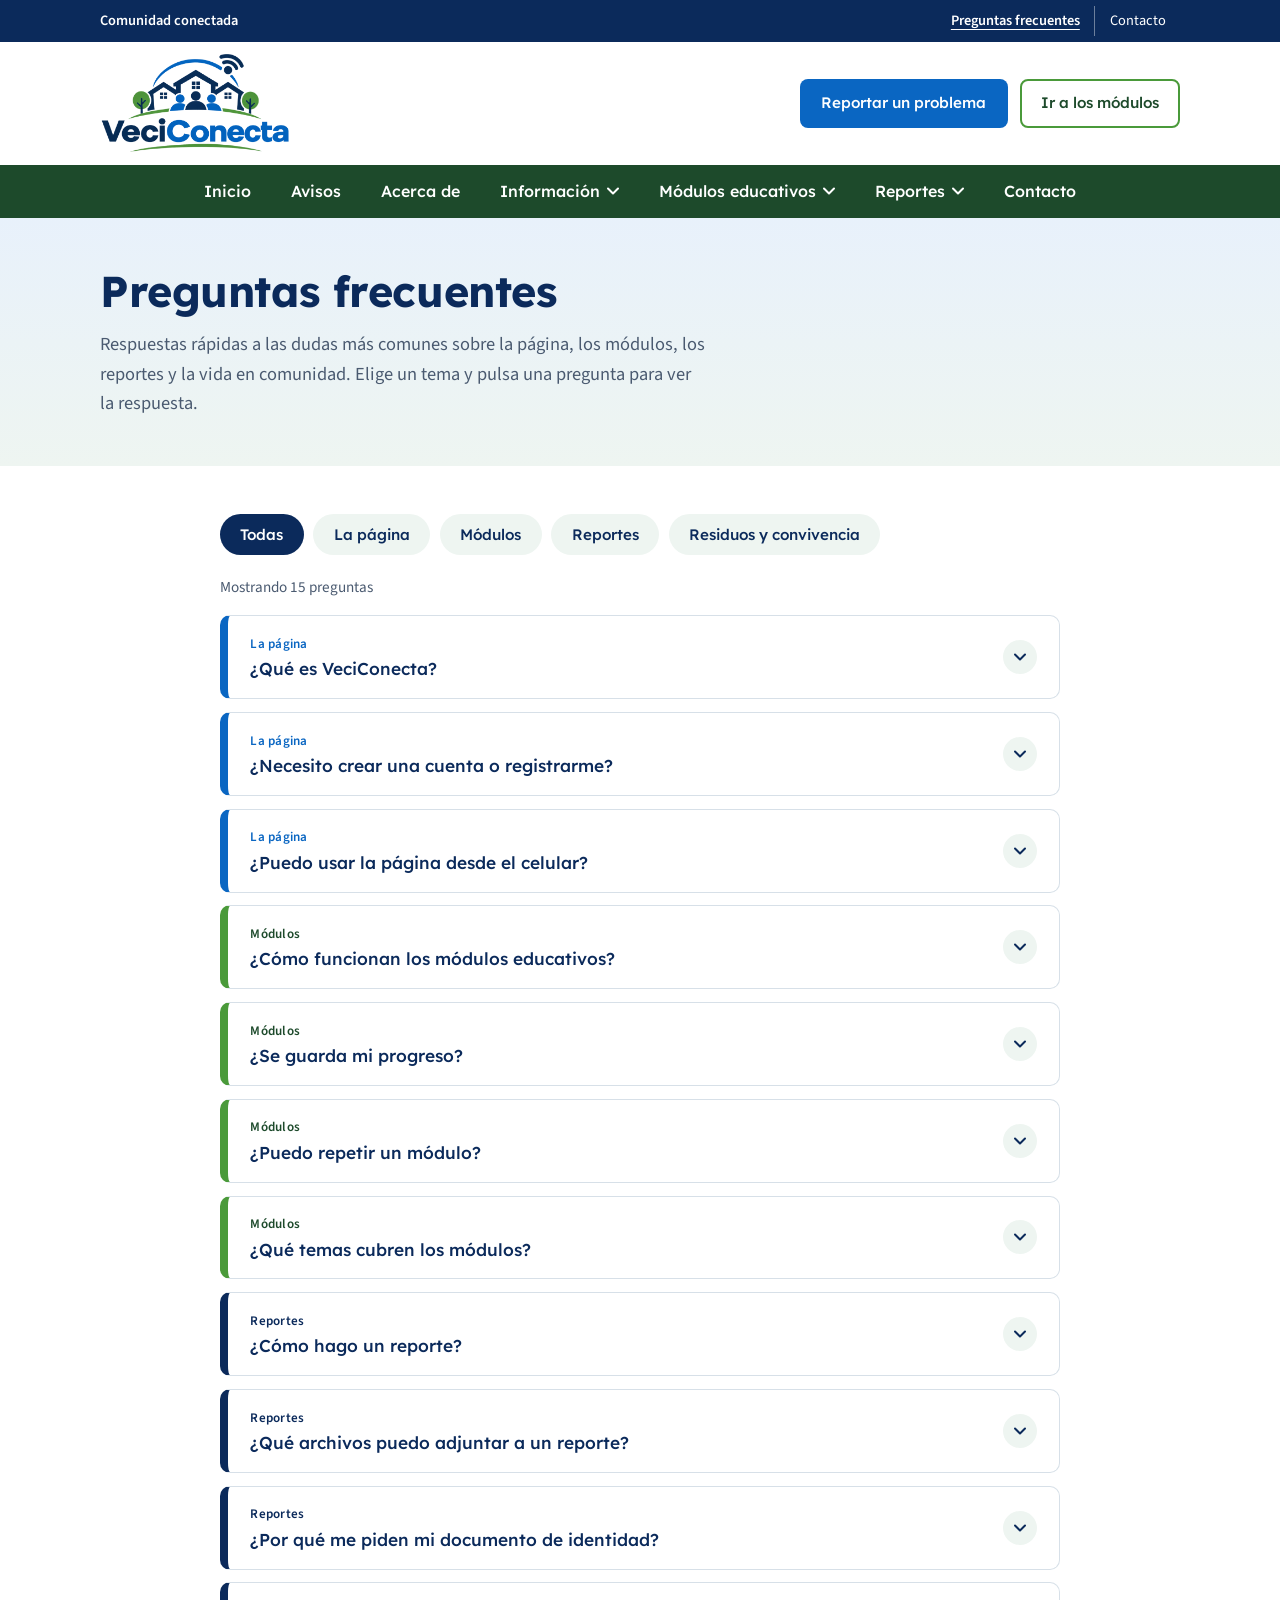
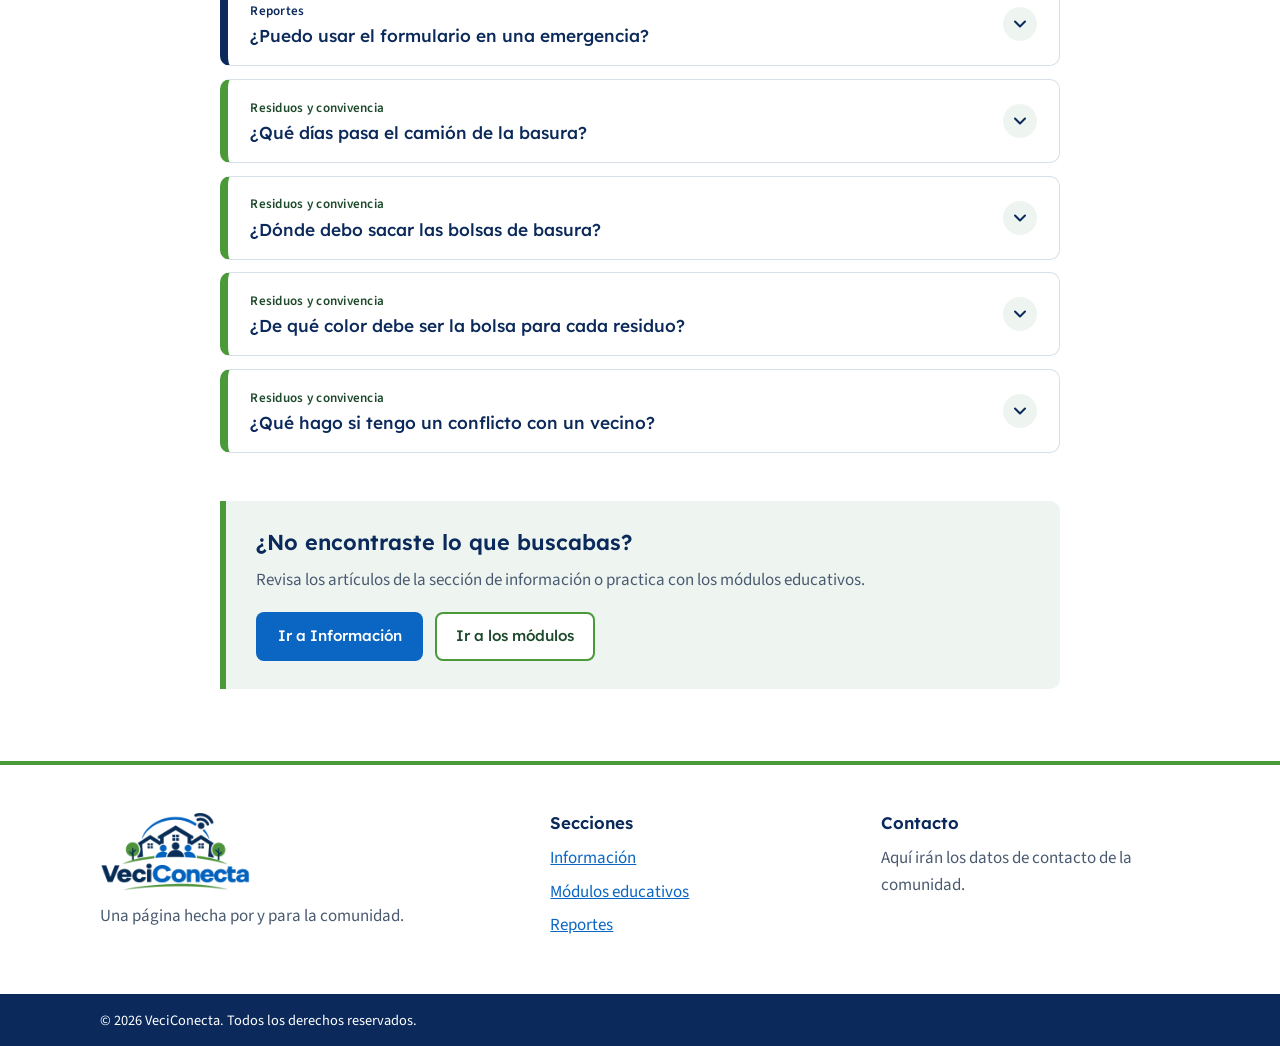
<file: paginas/preguntas-frecuentes.html>
<!DOCTYPE html>
<html lang="es">
<head>
  <meta charset="UTF-8">
  <meta name="viewport" content="width=device-width, initial-scale=1">
  <title>Preguntas frecuentes | VeciConecta</title>
  <meta name="description" content="Respuestas a las preguntas más frecuentes sobre VeciConecta, los módulos educativos, los reportes y la convivencia en comunidad.">
  <link rel="icon" type="image/png" href="../images/logo.png">
  <link rel="preconnect" href="https://fonts.googleapis.com">
  <link rel="preconnect" href="https://fonts.gstatic.com" crossorigin>
  <link href="https://fonts.googleapis.com/css2?family=Lexend:wght@500;600;700&family=Source+Sans+3:wght@400;600&display=swap" rel="stylesheet">
  <link rel="stylesheet" href="../css/styles.css">
  <link rel="stylesheet" href="../css/faq.css">
</head>
<body>

  <a class="skip-link" href="#contenido">Saltar al contenido</a>

  <!-- ===== ENCABEZADO ===== -->
  <header class="site-header">

    <div class="topbar">
      <div class="container topbar__inner">
        <span class="topbar__tag">Comunidad conectada</span>
        <ul class="topbar__links">
          <li><a href="preguntas-frecuentes.html" aria-current="page">Preguntas frecuentes</a></li>
          <li><a href="../index.html#contacto">Contacto</a></li>
        </ul>
      </div>
    </div>

    <div class="brandbar">
      <div class="container brandbar__inner">
        <a class="brand" href="../index.html" aria-label="VeciConecta, ir al inicio">
          <img src="../images/logo.png" alt="Logo de VeciConecta" width="190" height="96">
        </a>
        <div class="brandbar__actions">
          <a class="btn btn--primary" href="reportes.html">Reportar un problema</a>
          <a class="btn btn--outline" href="modulos.html">Ir a los módulos</a>
        </div>
        <button class="nav-toggle" type="button" aria-expanded="false" aria-controls="menu-principal">
          <span class="nav-toggle__bars" aria-hidden="true"></span>
          <span>Menú</span>
        </button>
      </div>
    </div>

    <nav class="mainnav" aria-label="Menú principal">
      <ul class="mainnav__list container" id="menu-principal">
        <li><a class="mainnav__link" href="../index.html">Inicio</a></li>
        <li><a class="mainnav__link" href="../index.html#aviso">Avisos</a></li>
        <li><a class="mainnav__link" href="../index.html#acerca">Acerca de</a></li>

        <li class="has-sub">
          <button class="mainnav__link" type="button" aria-expanded="false">
            Información <svg class="chev" viewBox="0 0 12 8" aria-hidden="true"><path d="M1 1.5l5 5 5-5"/></svg>
          </button>
          <ul class="submenu">
            <li><a href="informacion.html#ciberseguridad">Ciberseguridad</a></li>
            <li><a href="informacion.html#ambiente">Cuidado del ambiente</a></li>
            <li><a href="informacion.html#convivencia">Convivencia</a></li>
            <li><a href="informacion.html">Ver toda la información</a></li>
          </ul>
        </li>

        <li class="has-sub">
          <button class="mainnav__link" type="button" aria-expanded="false">
            Módulos educativos <svg class="chev" viewBox="0 0 12 8" aria-hidden="true"><path d="M1 1.5l5 5 5-5"/></svg>
          </button>
          <ul class="submenu">
            <li><a href="modulos.html#modulo-1">Residuos y reciclaje</a></li>
            <li><a href="modulos.html#modulo-7">Seguridad digital</a></li>
            <li><a href="modulos.html">Todos los módulos</a></li>
          </ul>
        </li>

        <li class="has-sub">
          <button class="mainnav__link" type="button" aria-expanded="false">
            Reportes <svg class="chev" viewBox="0 0 12 8" aria-hidden="true"><path d="M1 1.5l5 5 5-5"/></svg>
          </button>
          <ul class="submenu">
            <li><a href="reportes.html#nuevo">Crear un reporte</a></li>
            <li><a href="reportes.html#consejos">Consejos para reportar</a></li>
          </ul>
        </li>

        <li><a class="mainnav__link" href="../index.html#contacto">Contacto</a></li>
      </ul>
    </nav>
  </header>

    <main id="contenido">

    <!-- ===== ENCABEZADO DE LA PÁGINA ===== -->
    <section class="page-hero">
      <div class="container page-hero__inner">
        <div class="page-hero__text">
          <h1>Preguntas frecuentes</h1>
          <p class="page-hero__lead">Respuestas rápidas a las dudas más comunes sobre la página, los módulos, los reportes y la vida en comunidad. Elige un tema y pulsa una pregunta para ver la respuesta.</p>
        </div>
      </div>
    </section>

    <!-- ===== PREGUNTAS ===== -->
    <section class="faq" aria-label="Preguntas frecuentes">
      <div class="container faq__layout">

        <div class="faq__filters" role="group" aria-label="Filtrar por tema">
          <button type="button" class="filter" data-filtro="todas" aria-pressed="true">Todas</button>
          <button type="button" class="filter" data-filtro="pagina" aria-pressed="false">La página</button>
          <button type="button" class="filter" data-filtro="modulos" aria-pressed="false">Módulos</button>
          <button type="button" class="filter" data-filtro="reportes" aria-pressed="false">Reportes</button>
          <button type="button" class="filter" data-filtro="comunidad" aria-pressed="false">Residuos y convivencia</button>
        </div>

        <p class="faq__count" id="faq-conteo" aria-live="polite">Mostrando 15 preguntas</p>

        <div class="faq__list" id="faq-lista">

          <!-- La página -->
          <details class="faq__item faq__item--pagina" data-categoria="pagina">
            <summary>
              <span class="faq__heading">
                <span class="faq__tag">La página</span>
                <span class="faq__question">¿Qué es VeciConecta?</span>
              </span>
              <span class="faq__toggle" aria-hidden="true"><svg viewBox="0 0 12 8"><path d="M1 1.5l5 5 5-5"/></svg></span>
            </summary>
            <div class="faq__answer">
              <p>Es la página de nuestra comunidad. Aquí los vecinos pueden leer información útil, practicar con módulos educativos y reportar problemas del sector. No pertenece a una empresa ni a una institución: se construye con el aporte de todos.</p>
            </div>
          </details>

          <details class="faq__item faq__item--pagina" data-categoria="pagina">
            <summary>
              <span class="faq__heading">
                <span class="faq__tag">La página</span>
                <span class="faq__question">¿Necesito crear una cuenta o registrarme?</span>
              </span>
              <span class="faq__toggle" aria-hidden="true"><svg viewBox="0 0 12 8"><path d="M1 1.5l5 5 5-5"/></svg></span>
            </summary>
            <div class="faq__answer">
              <p>No. Puedes leer la información y resolver los módulos sin registrarte. Solo se piden datos personales cuando haces un reporte.</p>
            </div>
          </details>

          <details class="faq__item faq__item--pagina" data-categoria="pagina">
            <summary>
              <span class="faq__heading">
                <span class="faq__tag">La página</span>
                <span class="faq__question">¿Puedo usar la página desde el celular?</span>
              </span>
              <span class="faq__toggle" aria-hidden="true"><svg viewBox="0 0 12 8"><path d="M1 1.5l5 5 5-5"/></svg></span>
            </summary>
            <div class="faq__answer">
              <p>Sí. La página se adapta a pantallas de celular y tableta. En el celular, el menú aparece al pulsar el botón "Menú" de la parte superior.</p>
            </div>
          </details>

          <!-- Módulos -->
          <details class="faq__item faq__item--modulos" data-categoria="modulos">
            <summary>
              <span class="faq__heading">
                <span class="faq__tag">Módulos</span>
                <span class="faq__question">¿Cómo funcionan los módulos educativos?</span>
              </span>
              <span class="faq__toggle" aria-hidden="true"><svg viewBox="0 0 12 8"><path d="M1 1.5l5 5 5-5"/></svg></span>
            </summary>
            <div class="faq__answer">
              <p>Cada módulo tiene una breve introducción y dos preguntas de selección múltiple. Si respondes bien, recibes una felicitación y avanzas. Si fallas, recibes una pista y puedes intentarlo de nuevo.</p>
            </div>
          </details>

          <details class="faq__item faq__item--modulos" data-categoria="modulos">
            <summary>
              <span class="faq__heading">
                <span class="faq__tag">Módulos</span>
                <span class="faq__question">¿Se guarda mi progreso?</span>
              </span>
              <span class="faq__toggle" aria-hidden="true"><svg viewBox="0 0 12 8"><path d="M1 1.5l5 5 5-5"/></svg></span>
            </summary>
            <div class="faq__answer">
              <p>Sí, pero solo en el navegador del dispositivo que usas. Si borras los datos del navegador o entras desde otro dispositivo, tu progreso no aparecerá.</p>
            </div>
          </details>

          <details class="faq__item faq__item--modulos" data-categoria="modulos">
            <summary>
              <span class="faq__heading">
                <span class="faq__tag">Módulos</span>
                <span class="faq__question">¿Puedo repetir un módulo?</span>
              </span>
              <span class="faq__toggle" aria-hidden="true"><svg viewBox="0 0 12 8"><path d="M1 1.5l5 5 5-5"/></svg></span>
            </summary>
            <div class="faq__answer">
              <p>Sí, las veces que quieras. La página conserva tu mejor resultado.</p>
            </div>
          </details>

          <details class="faq__item faq__item--modulos" data-categoria="modulos">
            <summary>
              <span class="faq__heading">
                <span class="faq__tag">Módulos</span>
                <span class="faq__question">¿Qué temas cubren los módulos?</span>
              </span>
              <span class="faq__toggle" aria-hidden="true"><svg viewBox="0 0 12 8"><path d="M1 1.5l5 5 5-5"/></svg></span>
            </summary>
            <div class="faq__answer">
              <p>Hay ocho módulos: manejo de residuos y reciclaje, ahorro de agua, seguridad y convivencia, prevención del dengue, tenencia responsable de mascotas, ahorro de energía, seguridad digital, y participación y cuidado de los espacios públicos.</p>
              <p><a href="modulos.html">Ir a los módulos educativos</a></p>
            </div>
          </details>

          <!-- Reportes -->
          <details class="faq__item faq__item--reportes" data-categoria="reportes">
            <summary>
              <span class="faq__heading">
                <span class="faq__tag">Reportes</span>
                <span class="faq__question">¿Cómo hago un reporte?</span>
              </span>
              <span class="faq__toggle" aria-hidden="true"><svg viewBox="0 0 12 8"><path d="M1 1.5l5 5 5-5"/></svg></span>
            </summary>
            <div class="faq__answer">
              <p>Entra a la sección Reportes y completa tu nombre, el tipo y número de documento y el motivo del reporte. Si lo tienes, puedes adjuntar una foto o un documento. Por último, acepta la autorización de uso de datos y pulsa "Enviar reporte".</p>
              <p><a href="reportes.html">Ir al formulario de reportes</a></p>
            </div>
          </details>

          <details class="faq__item faq__item--reportes" data-categoria="reportes">
            <summary>
              <span class="faq__heading">
                <span class="faq__tag">Reportes</span>
                <span class="faq__question">¿Qué archivos puedo adjuntar a un reporte?</span>
              </span>
              <span class="faq__toggle" aria-hidden="true"><svg viewBox="0 0 12 8"><path d="M1 1.5l5 5 5-5"/></svg></span>
            </summary>
            <div class="faq__answer">
              <p>Imágenes en formato JPG o PNG y archivos PDF, de hasta 5 MB. Adjuntar un archivo es opcional.</p>
            </div>
          </details>

          <details class="faq__item faq__item--reportes" data-categoria="reportes">
            <summary>
              <span class="faq__heading">
                <span class="faq__tag">Reportes</span>
                <span class="faq__question">¿Por qué me piden mi documento de identidad?</span>
              </span>
              <span class="faq__toggle" aria-hidden="true"><svg viewBox="0 0 12 8"><path d="M1 1.5l5 5 5-5"/></svg></span>
            </summary>
            <div class="faq__answer">
              <p>Se solicita únicamente para identificar el reporte. Tu nombre y tu documento no se publican en la página.</p>
            </div>
          </details>

          <details class="faq__item faq__item--reportes" data-categoria="reportes">
            <summary>
              <span class="faq__heading">
                <span class="faq__tag">Reportes</span>
                <span class="faq__question">¿Puedo usar el formulario en una emergencia?</span>
              </span>
              <span class="faq__toggle" aria-hidden="true"><svg viewBox="0 0 12 8"><path d="M1 1.5l5 5 5-5"/></svg></span>
            </summary>
            <div class="faq__answer">
              <p>No. El formulario no es para emergencias. Si hay un riesgo inmediato para las personas, llama primero a la línea de emergencias 123.</p>
            </div>
          </details>

          <!-- Residuos y convivencia -->
          <details class="faq__item faq__item--comunidad" data-categoria="comunidad">
            <summary>
              <span class="faq__heading">
                <span class="faq__tag">Residuos y convivencia</span>
                <span class="faq__question">¿Qué días pasa el camión de la basura?</span>
              </span>
              <span class="faq__toggle" aria-hidden="true"><svg viewBox="0 0 12 8"><path d="M1 1.5l5 5 5-5"/></svg></span>
            </summary>
            <div class="faq__answer">
              <p>El servicio de recolección de residuos pasa los martes, jueves y sábados.</p>
              <p><a href="../index.html#aviso">Ver el aviso completo en la página de inicio</a></p>
            </div>
          </details>

          <details class="faq__item faq__item--comunidad" data-categoria="comunidad">
            <summary>
              <span class="faq__heading">
                <span class="faq__tag">Residuos y convivencia</span>
                <span class="faq__question">¿Dónde debo sacar las bolsas de basura?</span>
              </span>
              <span class="faq__toggle" aria-hidden="true"><svg viewBox="0 0 12 8"><path d="M1 1.5l5 5 5-5"/></svg></span>
            </summary>
            <div class="faq__answer">
              <p>Al frente de tu vivienda, en un lugar visible y solo en los días de recolección. No se deben dejar bolsas ni escombros en el separador de la avenida, las zonas verdes, los andenes ni otros espacios públicos.</p>
            </div>
          </details>

          <details class="faq__item faq__item--comunidad" data-categoria="comunidad">
            <summary>
              <span class="faq__heading">
                <span class="faq__tag">Residuos y convivencia</span>
                <span class="faq__question">¿De qué color debe ser la bolsa para cada residuo?</span>
              </span>
              <span class="faq__toggle" aria-hidden="true"><svg viewBox="0 0 12 8"><path d="M1 1.5l5 5 5-5"/></svg></span>
            </summary>
            <div class="faq__answer">
              <p>Bolsa blanca para los residuos aprovechables, negra para los no aprovechables y verde para los orgánicos aprovechables.</p>
              <p><a href="informacion.html#ambiente">Ver ejemplos en la sección de cuidado del ambiente</a></p>
            </div>
          </details>

          <details class="faq__item faq__item--comunidad" data-categoria="comunidad">
            <summary>
              <span class="faq__heading">
                <span class="faq__tag">Residuos y convivencia</span>
                <span class="faq__question">¿Qué hago si tengo un conflicto con un vecino?</span>
              </span>
              <span class="faq__toggle" aria-hidden="true"><svg viewBox="0 0 12 8"><path d="M1 1.5l5 5 5-5"/></svg></span>
            </summary>
            <div class="faq__answer">
              <p>Lo primero es buscar el diálogo, con calma y respeto. Evita las agresiones y las discusiones con terceros. Si no logran un acuerdo, puedes acudir a un líder comunitario o a una instancia de mediación del sector.</p>
              <p><a href="informacion.html#convivencia">Ver los pasos para resolver un conflicto</a></p>
            </div>
          </details>

        </div>

        <!-- Cierre -->
        <div class="faq__more">
          <h2>¿No encontraste lo que buscabas?</h2>
          <p>Revisa los artículos de la sección de información o practica con los módulos educativos.</p>
          <div class="faq__more-actions">
            <a class="btn btn--primary" href="informacion.html">Ir a Información</a>
            <a class="btn btn--outline" href="modulos.html">Ir a los módulos</a>
          </div>
        </div>

      </div>
    </section>

  </main>

  <!-- ===== PIE DE PÁGINA ===== -->
  <footer class="site-footer">
    <div class="container footer__inner">
      <div class="footer__brand">
        <img src="../images/logo.png" alt="VeciConecta" width="150" height="76">
        <p>Una página hecha por y para la comunidad.</p>
      </div>
      <div class="footer__col">
        <h2 class="footer__title">Secciones</h2>
        <ul>
          <li><a href="informacion.html">Información</a></li>
          <li><a href="modulos.html">Módulos educativos</a></li>
          <li><a href="reportes.html">Reportes</a></li>
        </ul>
      </div>
      <div class="footer__col">
        <h2 class="footer__title">Contacto</h2>
        <p>Aquí irán los datos de contacto de la comunidad.</p>
      </div>
    </div>
    <div class="footer__bottom">
      <div class="container">
        <p>&copy; <span id="anio">2026</span> VeciConecta. Todos los derechos reservados.</p>
      </div>
    </div>
  </footer>

  <script src="../js/main.js"></script>
  <script src="../js/faq.js"></script>
</body>
</html>
</file>
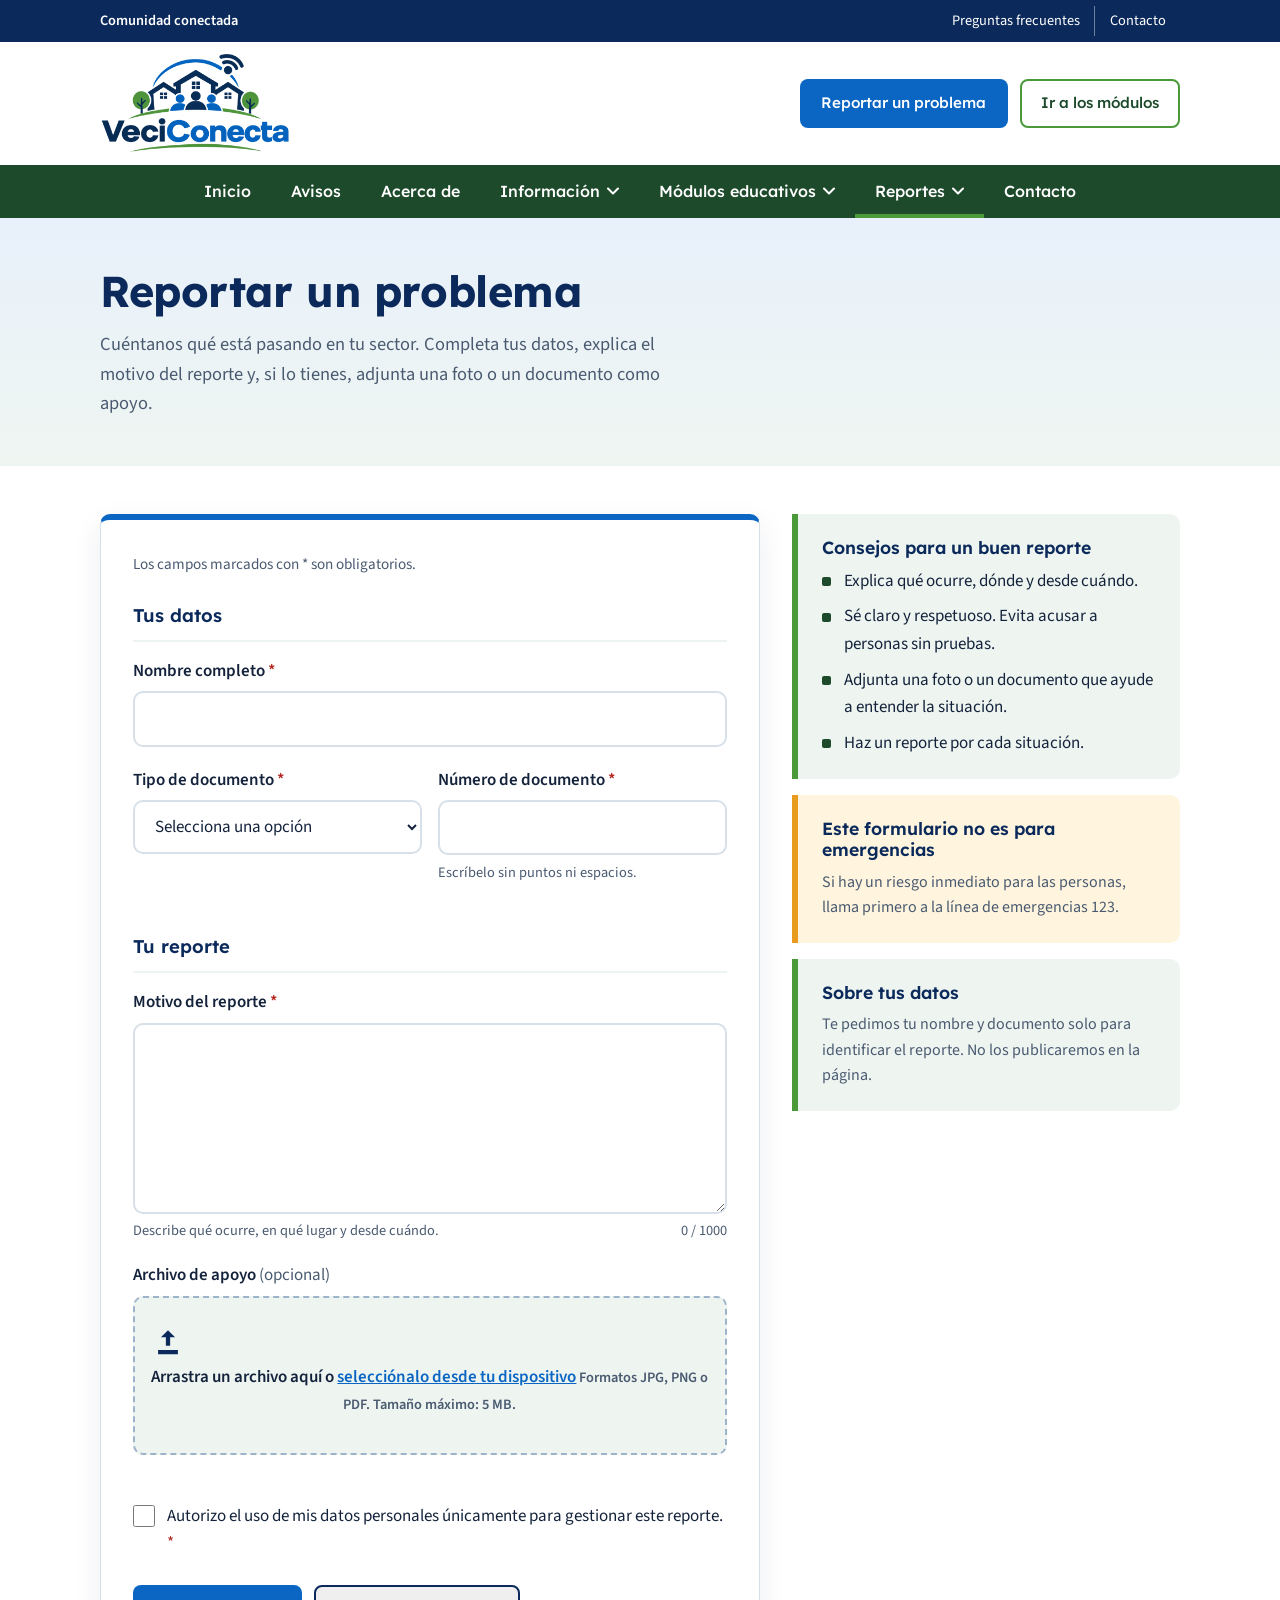
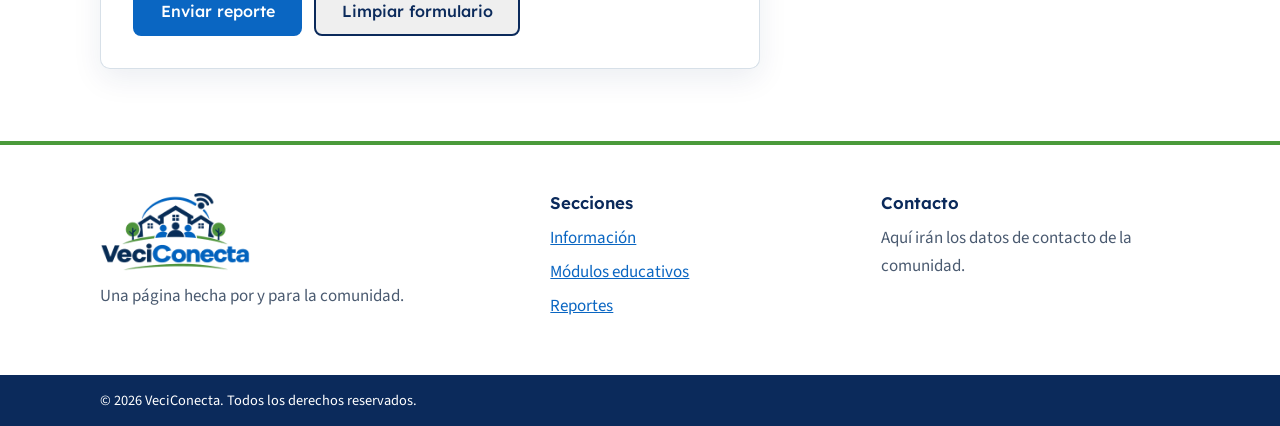
<file: paginas/reportes.html>
<!DOCTYPE html>
<html lang="es">
<head>
  <meta charset="UTF-8">
  <meta name="viewport" content="width=device-width, initial-scale=1">
  <title>Reportar un problema | VeciConecta</title>
  <meta name="description" content="Formulario para que los vecinos reporten problemas de la comunidad con VeciConecta.">
  <link rel="icon" type="image/png" href="../images/logo.png">
  <link rel="preconnect" href="https://fonts.googleapis.com">
  <link rel="preconnect" href="https://fonts.gstatic.com" crossorigin>
  <link href="https://fonts.googleapis.com/css2?family=Lexend:wght@500;600;700&family=Source+Sans+3:wght@400;600&display=swap" rel="stylesheet">
  <link rel="stylesheet" href="../css/styles.css">
  <link rel="stylesheet" href="../css/reportes.css">
</head>
<body>

  <a class="skip-link" href="#contenido">Saltar al contenido</a>

  <!-- ===== ENCABEZADO ===== -->
  <header class="site-header">

    <div class="topbar">
      <div class="container topbar__inner">
        <span class="topbar__tag">Comunidad conectada</span>
        <ul class="topbar__links">
          <li><a href="preguntas-frecuentes.html">Preguntas frecuentes</a></li>
          <li><a href="../index.html#contacto">Contacto</a></li>
        </ul>
      </div>
    </div>

    <div class="brandbar">
      <div class="container brandbar__inner">
        <a class="brand" href="../index.html" aria-label="VeciConecta, ir al inicio">
          <img src="../images/logo.png" alt="Logo de VeciConecta" width="190" height="96">
        </a>
        <div class="brandbar__actions">
          <a class="btn btn--primary" href="reportes.html">Reportar un problema</a>
          <a class="btn btn--outline" href="modulos.html">Ir a los módulos</a>
        </div>
        <button class="nav-toggle" type="button" aria-expanded="false" aria-controls="menu-principal">
          <span class="nav-toggle__bars" aria-hidden="true"></span>
          <span>Menú</span>
        </button>
      </div>
    </div>

    <nav class="mainnav" aria-label="Menú principal">
      <ul class="mainnav__list container" id="menu-principal">
        <li><a class="mainnav__link" href="../index.html">Inicio</a></li>
        <li><a class="mainnav__link" href="../index.html#aviso">Avisos</a></li>
        <li><a class="mainnav__link" href="../index.html#acerca">Acerca de</a></li>

        <li class="has-sub">
          <button class="mainnav__link" type="button" aria-expanded="false">
            Información <svg class="chev" viewBox="0 0 12 8" aria-hidden="true"><path d="M1 1.5l5 5 5-5"/></svg>
          </button>
          <ul class="submenu">
            <li><a href="informacion.html#ciberseguridad">Ciberseguridad</a></li>
            <li><a href="informacion.html#ambiente">Cuidado del ambiente</a></li>
            <li><a href="informacion.html#convivencia">Convivencia</a></li>
            <li><a href="informacion.html">Ver toda la información</a></li>
          </ul>
        </li>

        <li class="has-sub">
          <button class="mainnav__link" type="button" aria-expanded="false">
            Módulos educativos <svg class="chev" viewBox="0 0 12 8" aria-hidden="true"><path d="M1 1.5l5 5 5-5"/></svg>
          </button>
          <ul class="submenu">
            <li><a href="modulos.html#modulo-1">Residuos y reciclaje</a></li>
            <li><a href="modulos.html#modulo-7">Seguridad digital</a></li>
            <li><a href="modulos.html">Todos los módulos</a></li>
          </ul>
        </li>

        <li class="has-sub">
          <button class="mainnav__link" type="button" aria-expanded="false" aria-current="page">
            Reportes <svg class="chev" viewBox="0 0 12 8" aria-hidden="true"><path d="M1 1.5l5 5 5-5"/></svg>
          </button>
          <ul class="submenu">
            <li><a href="reportes.html#nuevo">Crear un reporte</a></li>
            <li><a href="reportes.html#consejos">Consejos para reportar</a></li>
          </ul>
        </li>

        <li><a class="mainnav__link" href="../index.html#contacto">Contacto</a></li>
      </ul>
    </nav>
  </header>

    <main id="contenido">

    <!-- ===== ENCABEZADO DE LA PÁGINA ===== -->
    <section class="page-hero">
      <div class="container page-hero__inner">
        <div class="page-hero__text">
          <h1>Reportar un problema</h1>
          <p class="page-hero__lead">Cuéntanos qué está pasando en tu sector. Completa tus datos, explica el motivo del reporte y, si lo tienes, adjunta una foto o un documento como apoyo.</p>
        </div>
      </div>
    </section>

    <!-- ===== FORMULARIO ===== -->
    <section class="report" aria-label="Formulario de reporte">
      <div class="container report__layout">

        <div class="report__main" id="nuevo">

          <form class="report-form" id="form-reporte" novalidate>
            <p class="report-form__note">Los campos marcados con <span aria-hidden="true">*</span><span class="visually-hidden">un asterisco</span> son obligatorios.</p>

            <!-- Datos personales -->
            <fieldset class="fieldset">
              <legend>Tus datos</legend>

              <div class="field">
                <label for="nombre">Nombre completo <span class="req" aria-hidden="true">*</span></label>
                <input type="text" id="nombre" name="nombre" autocomplete="name" maxlength="80" required aria-describedby="error-nombre">
                <p class="field__error" id="error-nombre" hidden></p>
              </div>

              <div class="field-row">
                <div class="field">
                  <label for="tipo-documento">Tipo de documento <span class="req" aria-hidden="true">*</span></label>
                  <select id="tipo-documento" name="tipo-documento" required aria-describedby="error-tipo-documento">
                    <option value="">Selecciona una opción</option>
                    <option value="cedula">Cédula de ciudadanía</option>
                    <option value="tarjeta">Tarjeta de identidad</option>
                    <option value="extranjeria">Cédula de extranjería</option>
                    <option value="pasaporte">Pasaporte</option>
                    <option value="otro">Otro</option>
                  </select>
                  <p class="field__error" id="error-tipo-documento" hidden></p>
                </div>

                <div class="field">
                  <label for="numero-documento">Número de documento <span class="req" aria-hidden="true">*</span></label>
                  <input type="text" id="numero-documento" name="numero-documento" autocomplete="off" maxlength="20" required aria-describedby="ayuda-numero error-numero-documento">
                  <p class="field__hint" id="ayuda-numero">Escríbelo sin puntos ni espacios.</p>
                  <p class="field__error" id="error-numero-documento" hidden></p>
                </div>
              </div>

              <div class="field" id="campo-otro" hidden>
                <label for="tipo-otro">¿Qué tipo de documento es? <span class="req" aria-hidden="true">*</span></label>
                <input type="text" id="tipo-otro" name="tipo-otro" maxlength="40" aria-describedby="error-tipo-otro">
                <p class="field__error" id="error-tipo-otro" hidden></p>
              </div>
            </fieldset>

            <!-- Datos del reporte -->
            <fieldset class="fieldset">
              <legend>Tu reporte</legend>

              <div class="field">
                <label for="motivo">Motivo del reporte <span class="req" aria-hidden="true">*</span></label>
                <textarea id="motivo" name="motivo" rows="6" maxlength="1000" required aria-describedby="ayuda-motivo error-motivo"></textarea>
                <div class="field__meta">
                  <p class="field__hint" id="ayuda-motivo">Describe qué ocurre, en qué lugar y desde cuándo.</p>
                  <p class="field__counter" id="contador-motivo" aria-hidden="true">0 / 1000</p>
                </div>
                <p class="field__error" id="error-motivo" hidden></p>
              </div>

              <div class="field">
                <span class="field__label">Archivo de apoyo <span class="optional">(opcional)</span></span>

                <div class="dropzone" id="dropzone">
                  <input type="file" id="archivo" name="archivo" class="visually-hidden" accept=".jpg,.jpeg,.png,.pdf,image/jpeg,image/png,application/pdf" aria-describedby="ayuda-archivo error-archivo">
                  <label for="archivo" class="dropzone__label">
                    <svg class="dropzone__icon" viewBox="0 0 24 24" aria-hidden="true"><path d="M12 3l5 5h-3.5v6h-3V8H7l5-5zM5 17h14v3H5v-3z"/></svg>
                    <span class="dropzone__title">Arrastra un archivo aquí o <span class="dropzone__link">selecciónalo desde tu dispositivo</span></span>
                    <span class="dropzone__hint" id="ayuda-archivo">Formatos JPG, PNG o PDF. Tamaño máximo: 5 MB.</span>
                  </label>
                </div>

                <div class="file-item" id="archivo-item" hidden>
                  <div class="file-item__thumb" id="archivo-miniatura" aria-hidden="true"></div>
                  <div class="file-item__info">
                    <p class="file-item__name" id="archivo-nombre"></p>
                    <p class="file-item__size" id="archivo-tamano"></p>
                  </div>
                  <button type="button" class="file-item__remove" id="archivo-quitar">Quitar archivo</button>
                </div>

                <p class="field__error" id="error-archivo" hidden></p>
              </div>
            </fieldset>

            <!-- Autorización -->
            <div class="field field--check">
              <input type="checkbox" id="consentimiento" name="consentimiento" required aria-describedby="error-consentimiento">
              <label for="consentimiento">Autorizo el uso de mis datos personales únicamente para gestionar este reporte. <span class="req" aria-hidden="true">*</span></label>
              <p class="field__error" id="error-consentimiento" hidden></p>
            </div>

            <div class="form__actions">
              <button type="submit" class="btn btn--primary btn--lg" id="btn-enviar">Enviar reporte</button>
              <button type="reset" class="btn btn--ghost btn--lg">Limpiar formulario</button>
            </div>
            <p class="form__status" id="estado-formulario" role="status" aria-live="polite"></p>
          </form>

          <!-- Confirmación (se muestra después de enviar) -->
          <div class="report-success" id="reporte-exito" hidden tabindex="-1">
            <div class="report-success__icon" aria-hidden="true">
              <svg viewBox="0 0 24 24"><path d="M9.5 16.2L5.3 12l-1.8 1.8 6 6 11-11-1.8-1.8-9.2 9.2z"/></svg>
            </div>
            <h2>Reporte registrado</h2>
            <p>Gracias por avisar, <strong id="exito-nombre"></strong>. Tu reporte quedó registrado con este código de referencia:</p>
            <p class="report-success__code" id="exito-codigo"></p>
            <p>Conserva el código como referencia de tu reporte.</p>
            <button type="button" class="btn btn--primary" id="exito-nuevo">Hacer otro reporte</button>
          </div>

        </div>

        <!-- Panel lateral -->
        <aside class="report__aside" id="consejos" aria-label="Consejos para reportar">
          <div class="aside-card">
            <h2>Consejos para un buen reporte</h2>
            <ul class="tips">
              <li>Explica qué ocurre, dónde y desde cuándo.</li>
              <li>Sé claro y respetuoso. Evita acusar a personas sin pruebas.</li>
              <li>Adjunta una foto o un documento que ayude a entender la situación.</li>
              <li>Haz un reporte por cada situación.</li>
            </ul>
          </div>

          <div class="aside-card aside-card--warn">
            <h2>Este formulario no es para emergencias</h2>
            <p>Si hay un riesgo inmediato para las personas, llama primero a la línea de emergencias 123.</p>
          </div>

          <div class="aside-card">
            <h2>Sobre tus datos</h2>
            <p>Te pedimos tu nombre y documento solo para identificar el reporte. No los publicaremos en la página.</p>
          </div>
        </aside>

      </div>
    </section>

  </main>

  <!-- ===== PIE DE PÁGINA ===== -->
  <footer class="site-footer">
    <div class="container footer__inner">
      <div class="footer__brand">
        <img src="../images/logo.png" alt="VeciConecta" width="150" height="76">
        <p>Una página hecha por y para la comunidad.</p>
      </div>
      <div class="footer__col">
        <h2 class="footer__title">Secciones</h2>
        <ul>
          <li><a href="informacion.html">Información</a></li>
          <li><a href="modulos.html">Módulos educativos</a></li>
          <li><a href="reportes.html">Reportes</a></li>
        </ul>
      </div>
      <div class="footer__col">
        <h2 class="footer__title">Contacto</h2>
        <p>Aquí irán los datos de contacto de la comunidad.</p>
      </div>
    </div>
    <div class="footer__bottom">
      <div class="container">
        <p>&copy; <span id="anio">2026</span> VeciConecta. Todos los derechos reservados.</p>
      </div>
    </div>
  </footer>

  <script src="../js/main.js"></script>
  <script src="../js/reportes.js"></script>
</body>
</html>
</file>
<file: css/styles.css>
/* =========================================================
   VeciConecta - Estilos principales
   ========================================================= */

/* ---------- Variables (colores tomados del logo) ---------- */
:root {
  --navy: #0b2a5b;
  --blue: #0a66c2;
  --green: #4a9a3a;
  --green-deep: #1d4a2b;
  --mist: #eef5f1;
  --sky: #e8f1fb;
  --ink: #14233b;
  --muted: #4a5a70;
  --line: #d7e0e8;
  --white: #ffffff;
  --amber: #e89b1c;
  --amber-soft: #fff5de;

  --font-title: "Lexend", "Segoe UI", system-ui, sans-serif;
  --font-body: "Source Sans 3", "Segoe UI", system-ui, sans-serif;

  --radius: 10px;
  --max-width: 1120px;
}

/* ---------- Base ---------- */
*,
*::before,
*::after { box-sizing: border-box; }

html { scroll-behavior: smooth; scroll-padding-top: 1rem; }

body {
  margin: 0;
  font-family: var(--font-body);
  font-size: 1.0625rem;
  line-height: 1.6;
  color: var(--ink);
  background: var(--white);
}

img, svg { max-width: 100%; display: block; }

h1, h2, h3 {
  font-family: var(--font-title);
  color: var(--navy);
  line-height: 1.2;
  margin: 0 0 0.75rem;
}

h1 { font-size: clamp(2rem, 4.6vw, 3.25rem); font-weight: 700; letter-spacing: -0.01em; }
h2 { font-size: clamp(1.6rem, 3vw, 2.1rem); font-weight: 600; }
h3 { font-size: 1.2rem; font-weight: 600; }

p { margin: 0 0 1rem; }
ul { margin: 0; padding: 0; list-style: none; }
a { color: var(--blue); }

.container {
  width: 100%;
  max-width: var(--max-width);
  margin-inline: auto;
  padding-inline: 1.25rem;
}

:focus-visible {
  outline: 3px solid var(--blue);
  outline-offset: 2px;
}

.skip-link {
  position: absolute;
  left: 1rem;
  top: -4rem;
  background: var(--navy);
  color: var(--white);
  padding: 0.6rem 1rem;
  border-radius: 0 0 var(--radius) var(--radius);
  z-index: 100;
}
.skip-link:focus { top: 0; }

/* ---------- Botones ---------- */
.btn {
  display: inline-block;
  font-family: var(--font-title);
  font-weight: 500;
  font-size: 0.95rem;
  text-decoration: none;
  padding: 0.65rem 1.2rem;
  border-radius: 8px;
  border: 2px solid transparent;
  transition: background-color 0.2s, color 0.2s, border-color 0.2s;
}
.btn--lg { font-size: 1rem; padding: 0.85rem 1.6rem; }

.btn--primary { background: var(--blue); color: var(--white); }
.btn--primary:hover { background: var(--navy); }

.btn--outline { border-color: var(--green); color: var(--green-deep); background: var(--white); }
.btn--outline:hover { background: var(--green); color: var(--white); }

.btn--ghost { border-color: var(--navy); color: var(--navy); }
.btn--ghost:hover { background: var(--navy); color: var(--white); }

/* =========================================================
   ENCABEZADO
   ========================================================= */

/* Franja superior */
.topbar { background: var(--navy); color: var(--white); font-size: 0.9rem; }
.topbar__inner {
  display: flex;
  align-items: center;
  justify-content: space-between;
  gap: 1rem;
  min-height: 2.6rem;
}
.topbar__tag { font-weight: 600; }
.topbar__links { display: flex; flex-wrap: wrap; gap: 0.25rem 0; }
.topbar__links li + li { border-left: 1px solid rgba(255, 255, 255, 0.4); }
.topbar__links a {
  display: block;
  padding: 0.2rem 0.9rem;
  color: var(--white);
  text-decoration: none;
}
.topbar__links a:hover { text-decoration: underline; }

/* Franja del logo */
.brandbar { background: var(--white); }
.brandbar__inner {
  display: flex;
  align-items: center;
  justify-content: space-between;
  gap: 1rem;
  padding-block: 0.75rem;
}
.brand img { width: 190px; height: auto; }
.brandbar__actions { display: flex; gap: 0.75rem; flex-wrap: wrap; justify-content: flex-end; }

/* Botón hamburguesa (solo móvil) */
.nav-toggle {
  display: none;
  align-items: center;
  gap: 0.6rem;
  font: 600 1rem var(--font-title);
  color: var(--navy);
  background: var(--white);
  border: 2px solid var(--navy);
  border-radius: 8px;
  padding: 0.5rem 0.9rem;
  cursor: pointer;
}
.nav-toggle__bars,
.nav-toggle__bars::before,
.nav-toggle__bars::after {
  display: block;
  width: 20px;
  height: 2px;
  background: currentColor;
  border-radius: 2px;
  position: relative;
  content: "";
}
.nav-toggle__bars::before { position: absolute; top: -6px; }
.nav-toggle__bars::after { position: absolute; top: 6px; }

/* Menú principal */
.mainnav { background: var(--green-deep); }
.mainnav__list {
  display: flex;
  justify-content: center;
  flex-wrap: wrap;
}
.mainnav__link {
  display: flex;
  align-items: center;
  gap: 0.45rem;
  padding: 1.05rem 1.25rem;
  font: 500 1rem var(--font-title);
  color: var(--white);
  background: none;
  border: 0;
  text-decoration: none;
  cursor: pointer;
  transition: background-color 0.2s;
}
.mainnav__link:hover,
.has-sub.open > .mainnav__link { background: rgba(255, 255, 255, 0.12); }
.mainnav__link[aria-current="page"] { box-shadow: inset 0 -4px 0 var(--green); }
.mainnav :focus-visible { outline-color: var(--white); outline-offset: -4px; }

.chev {
  width: 12px;
  height: 8px;
  fill: none;
  stroke: currentColor;
  stroke-width: 2;
  stroke-linecap: round;
  stroke-linejoin: round;
  transition: transform 0.2s;
}
.has-sub.open .chev { transform: rotate(180deg); }

/* Submenús */
.has-sub { position: relative; }
.submenu {
  display: none;
  position: absolute;
  top: 100%;
  left: 0;
  min-width: 250px;
  background: var(--white);
  border-radius: 0 0 var(--radius) var(--radius);
  box-shadow: 0 12px 28px rgba(11, 42, 91, 0.18);
  border-top: 3px solid var(--green);
  z-index: 50;
  overflow: hidden;
}
.submenu a {
  display: block;
  padding: 0.75rem 1.1rem;
  color: var(--navy);
  text-decoration: none;
  border-bottom: 1px solid var(--line);
}
.submenu li:last-child a { border-bottom: 0; font-weight: 600; }
.submenu a:hover { background: var(--mist); }
.has-sub.open .submenu { display: block; }

@media (hover: hover) and (min-width: 901px) {
  .has-sub:hover .submenu { display: block; }
  .has-sub:hover .chev { transform: rotate(180deg); }
}

/* =========================================================
   PORTADA
   ========================================================= */
.hero {
  background:
    linear-gradient(180deg, var(--sky) 0%, var(--mist) 100%);
  overflow: hidden;
}
.hero__inner {
  display: grid;
  grid-template-columns: 1.1fr 0.9fr;
  align-items: center;
  gap: 2rem;
  padding-block: 4rem;
}
.hero__lead {
  font-size: 1.2rem;
  color: var(--muted);
  max-width: 34rem;
  margin-bottom: 1.75rem;
}
.hero__cta { display: flex; flex-wrap: wrap; gap: 0.9rem; }

/* Ilustración */
.hero__art svg { width: 100%; height: auto; }
.art-arc { fill: none; stroke: var(--blue); stroke-width: 6; stroke-linecap: round; }
.art-wifi circle { fill: var(--navy); }
.art-wifi path { fill: none; stroke: var(--navy); stroke-width: 7; stroke-linecap: round; }
.art-hill { fill: var(--green); }
.art-house { fill: var(--navy); }
.art-window { fill: var(--white); }
.art-p1 { fill: var(--blue); }
.art-p2 { fill: var(--navy); stroke: var(--sky); stroke-width: 4; }
.art-tree rect { fill: var(--navy); }
.art-tree circle { fill: var(--green); }

/* =========================================================
   ACERCA DE
   ========================================================= */
.about { padding-block: 4.5rem; }
.about__inner {
  display: grid;
  grid-template-columns: 1fr 1fr;
  gap: 3rem;
  align-items: start;
}
.about__intro p { max-width: 36rem; color: var(--muted); }

.pillars { display: grid; gap: 1rem; }
.pillar {
  padding: 1.1rem 1.25rem 1.1rem 1.4rem;
  background: var(--mist);
  border-left: 6px solid var(--blue);
  border-radius: 0 var(--radius) var(--radius) 0;
}
.pillar h3 { margin-bottom: 0.25rem; }
.pillar p { margin: 0; color: var(--muted); }
.pillar--blue { border-left-color: var(--blue); }
.pillar--green { border-left-color: var(--green); }
.pillar--navy { border-left-color: var(--navy); }

/* =========================================================
   QUÉ PUEDES HACER
   ========================================================= */
.explore { background: var(--mist); padding-block: 4.5rem; }
.explore h2 { margin-bottom: 1.75rem; }
.explore__list { display: grid; gap: 1rem; }
.explore__item {
  display: flex;
  align-items: center;
  justify-content: space-between;
  gap: 1.5rem;
  padding: 1.5rem 1.75rem;
  background: var(--white);
  border-radius: var(--radius);
  border-left: 8px solid var(--blue);
}
.explore__item p { margin: 0; color: var(--muted); }
.explore__item--blue { border-left-color: var(--blue); }
.explore__item--green { border-left-color: var(--green); }
.explore__item--navy { border-left-color: var(--navy); }
.explore__link {
  flex-shrink: 0;
  font-family: var(--font-title);
  font-weight: 500;
  font-size: 0.95rem;
  color: var(--navy);
  text-decoration: none;
  padding: 0.6rem 1.1rem;
  border: 2px solid var(--navy);
  border-radius: 8px;
  transition: background-color 0.2s, color 0.2s;
}
.explore__link:hover { background: var(--navy); color: var(--white); }

/* =========================================================
   PIE DE PÁGINA
   ========================================================= */
.site-footer { background: var(--white); border-top: 4px solid var(--green); }
.footer__inner {
  display: grid;
  grid-template-columns: 1.4fr 1fr 1fr;
  gap: 2rem;
  padding-block: 3rem;
}
.footer__brand img { width: 150px; height: auto; margin-bottom: 0.75rem; }
.footer__brand p, .footer__col p { color: var(--muted); }
.footer__title { font-size: 1.05rem; margin-bottom: 0.75rem; }
.footer__col li + li { margin-top: 0.4rem; }
.footer__bottom { background: var(--navy); color: var(--white); font-size: 0.9rem; }
.footer__bottom p { margin: 0; padding-block: 0.9rem; }

/* =========================================================
   RESPONSIVE
   ========================================================= */
@media (max-width: 900px) {
  .topbar__tag { display: none; }
  .topbar__inner { justify-content: center; }

  .brandbar__actions { display: none; }
  .nav-toggle { display: inline-flex; }

  .mainnav { display: none; }
  .mainnav.open { display: block; }
  .mainnav__list { flex-direction: column; padding-inline: 0; }
  .mainnav__link { width: 100%; justify-content: space-between; padding: 0.95rem 1.25rem; }
  .submenu {
    position: static;
    box-shadow: none;
    border-top: 0;
    border-radius: 0;
    background: rgba(0, 0, 0, 0.18);
  }
  .submenu a { color: var(--white); border-bottom-color: rgba(255, 255, 255, 0.15); padding-left: 2.25rem; }
  .submenu a:hover { background: rgba(255, 255, 255, 0.1); }

  .hero__inner { grid-template-columns: 1fr; padding-block: 2.5rem; }
  .hero__art { max-width: 420px; margin-inline: auto; }
  .about__inner { grid-template-columns: 1fr; gap: 2rem; }
  .explore__item { flex-direction: column; align-items: flex-start; }
  .footer__inner { grid-template-columns: 1fr; }
}

@media (max-width: 480px) {
  .topbar__links a { padding-inline: 0.6rem; font-size: 0.82rem; }
  .brand img { width: 150px; }
}

@media (prefers-reduced-motion: reduce) {
  html { scroll-behavior: auto; }
  * { transition: none !important; }
}

/* =========================================================
   NOTICIA PRINCIPAL
   ========================================================= */
.news { padding-block: 4rem 1rem; }

.news__feature {
  display: grid;
  grid-template-columns: 1.15fr 1fr;
  background: var(--white);
  border: 1px solid var(--line);
  border-radius: 14px;
  overflow: hidden;
  box-shadow: 0 10px 30px rgba(11, 42, 91, 0.1);
}

.news__media { position: relative; margin: 0; min-height: 320px; }
.news__media img { width: 100%; height: 100%; object-fit: cover; }

.news__icon {
  position: absolute;
  right: 1.25rem;
  bottom: 1.25rem;
  display: grid;
  place-items: center;
  width: 64px;
  height: 64px;
  background: var(--green-deep);
  border: 4px solid var(--white);
  border-radius: 50%;
}
.news__icon svg { width: 30px; height: 30px; fill: var(--white); }

.news__body { padding: 2.25rem 2.25rem 2rem; align-self: center; }
.news__body h2 { font-size: clamp(1.45rem, 2.6vw, 1.9rem); }
.news__body p { color: var(--muted); }

.news__tags { display: flex; flex-wrap: wrap; gap: 0.5rem; margin-bottom: 1rem; }
.tag {
  font-family: var(--font-title);
  font-weight: 500;
  font-size: 0.85rem;
  padding: 0.3rem 0.8rem;
  border-radius: 999px;
  background: var(--mist);
  color: var(--green-deep);
}
.tag--alert { background: var(--navy); color: var(--white); }

.days { display: flex; flex-wrap: wrap; gap: 0.6rem; margin-top: 1.25rem; }
.days li {
  font-family: var(--font-title);
  font-weight: 600;
  padding: 0.55rem 1.3rem;
  background: var(--green-deep);
  color: var(--white);
  border-radius: 8px;
}

.news__details {
  display: grid;
  grid-template-columns: repeat(3, 1fr);
  gap: 1rem;
  margin-top: 1.25rem;
}
.note {
  padding: 1.25rem 1.4rem;
  background: var(--mist);
  border-left: 6px solid var(--green);
  border-radius: 0 var(--radius) var(--radius) 0;
}
.note h3 { font-size: 1.05rem; }
.note p { margin: 0; color: var(--muted); font-size: 1rem; }
.note--warn { background: var(--amber-soft); border-left-color: var(--amber); }

.news__closing {
  max-width: 48rem;
  margin: 2rem auto 0;
  text-align: center;
  font-weight: 600;
  color: var(--navy);
}

@media (max-width: 900px) {
  .news { padding-top: 2.5rem; }
  .news__feature { grid-template-columns: 1fr; }
  .news__media { min-height: 0; aspect-ratio: 16 / 9; }
  .news__body { padding: 1.5rem; }
  .news__details { grid-template-columns: 1fr; }
}

/* =========================================================
   ENCABEZADO DE PÁGINAS INTERNAS (reutilizable)
   ========================================================= */
.page-hero {
  background: linear-gradient(180deg, var(--sky) 0%, var(--mist) 100%);
  padding-block: 3rem;
}
.page-hero__inner {
  display: flex;
  align-items: center;
  justify-content: space-between;
  flex-wrap: wrap;
  gap: 2rem;
}
.page-hero__text { flex: 1 1 380px; }
.page-hero h1 { font-size: clamp(1.9rem, 4vw, 2.7rem); }
.page-hero__lead { max-width: 38rem; margin: 0; font-size: 1.15rem; color: var(--muted); }

/* Enlace activo de la franja superior */
.topbar__links a[aria-current="page"] { font-weight: 600; text-decoration: underline; text-underline-offset: 4px; }
</file>
<file: css/informacion.css>
/* =========================================================
   VeciConecta - Página de información
   (usa las variables definidas en styles.css)
   ========================================================= */

/* ---------- Índice de temas ---------- */
.topics { background: var(--white); border-bottom: 1px solid var(--line); }
.topics__list {
  display: flex;
  flex-wrap: wrap;
  gap: 0.6rem;
  padding-block: 1rem;
}
.topics__list a {
  display: block;
  padding: 0.5rem 1.15rem;
  font-family: var(--font-title);
  font-weight: 500;
  font-size: 0.95rem;
  color: var(--navy);
  text-decoration: none;
  background: var(--mist);
  border-radius: 999px;
  transition: background-color 0.2s, color 0.2s;
}
.topics__list a:hover { background: var(--navy); color: var(--white); }

/* ---------- Secciones de tema ---------- */
.topic {
  --color: var(--blue);
  --color-strong: var(--blue);
  padding-block: 4rem;
  background: var(--white);
}
.topic--alt { background: var(--mist); }
.topic--blue { --color: var(--blue); --color-strong: var(--blue); }
.topic--green { --color: var(--green); --color-strong: var(--green-deep); }
.topic--navy { --color: var(--navy); --color-strong: var(--navy); }

.topic__header {
  display: flex;
  align-items: center;
  gap: 1.25rem;
  flex-wrap: wrap;
}
.topic__icon {
  flex-shrink: 0;
  display: grid;
  place-items: center;
  width: 64px;
  height: 64px;
  border-radius: 50%;
  background: var(--color-strong);
}
.topic__icon svg { width: 30px; height: 30px; fill: var(--white); }
.topic__intro { flex: 1 1 340px; }
.topic__intro h2 { margin-bottom: 0.4rem; }
.topic__intro p { margin: 0; max-width: 42rem; color: var(--muted); }

/* ---------- Artículos ---------- */
.articles {
  display: grid;
  grid-template-columns: repeat(auto-fit, minmax(290px, 1fr));
  gap: 1.25rem;
  margin-top: 2rem;
}
.articles--two { grid-template-columns: repeat(auto-fit, minmax(340px, 1fr)); }

.article {
  padding: 1.6rem;
  background: var(--white);
  border: 1px solid var(--line);
  border-top: 6px solid var(--color);
  border-radius: var(--radius);
}
.article h3 { font-size: 1.15rem; }
.article > p { color: var(--muted); font-size: 1rem; }

.tips { margin: 1rem 0 0; }
.tips li {
  position: relative;
  padding-left: 1.5rem;
  font-size: 1rem;
}
.tips li + li { margin-top: 0.6rem; }
.tips li::before {
  content: "";
  position: absolute;
  left: 0;
  top: 0.55em;
  width: 9px;
  height: 9px;
  background: var(--color-strong);
  border-radius: 2px;
}

.tips--steps { counter-reset: paso; }
.tips--steps li { counter-increment: paso; padding-left: 2.2rem; }
.tips--steps li::before {
  content: counter(paso);
  top: 0.1em;
  width: 1.5rem;
  height: 1.5rem;
  display: grid;
  place-items: center;
  font-family: var(--font-title);
  font-weight: 600;
  font-size: 0.8rem;
  color: var(--white);
  border-radius: 50%;
}

.article__note {
  margin: 1.1rem 0 0;
  padding-top: 0.9rem;
  border-top: 1px solid var(--line);
  font-size: 0.95rem;
  color: var(--muted);
}

@media (max-width: 900px) {
  .topic { padding-block: 2.75rem; }
  .topic__header .btn { margin-left: 0; }
}

@media (max-width: 520px) {
  .articles,
  .articles--two { grid-template-columns: 1fr; }
}
</file>
<file: css/modulos.css>
/* =========================================================
   VeciConecta - Página de módulos educativos
   (usa las variables definidas en styles.css)
   ========================================================= */

/* ---------- Progreso general ---------- */
.progress {
  background: var(--white);
  border: 1px solid var(--line);
  border-radius: var(--radius);
  padding: 1.1rem 1.4rem;
  min-width: 280px;
}
.progress__text {
  margin: 0 0 0.6rem;
  font-family: var(--font-title);
  font-weight: 500;
  color: var(--navy);
}
.progress__track {
  height: 10px;
  background: var(--mist);
  border-radius: 999px;
  overflow: hidden;
}
.progress__bar {
  display: block;
  height: 100%;
  width: 0;
  background: var(--green);
  border-radius: 999px;
  transition: width 0.4s ease;
}

/* ---------- Lista de módulos ---------- */
.modules { padding-block: 3rem 4.5rem; }

.module-list {
  display: grid;
  grid-template-columns: repeat(2, 1fr);
  gap: 1.25rem;
}

.module {
  --color: var(--blue);
  --color-strong: var(--blue);
  display: flex;
  gap: 1.25rem;
  padding: 1.5rem;
  background: var(--white);
  border: 1px solid var(--line);
  border-left: 8px solid var(--color);
  border-radius: var(--radius);
}
.module--blue { --color: var(--blue); --color-strong: var(--blue); }
.module--green { --color: var(--green); --color-strong: var(--green-deep); }
.module--navy { --color: var(--navy); --color-strong: var(--navy); }

.module__icon,
.quiz__result-icon {
  flex-shrink: 0;
  display: grid;
  place-items: center;
  width: 56px;
  height: 56px;
  border-radius: 50%;
  background: var(--color-strong);
}
.module__icon svg,
.quiz__result-icon svg { width: 28px; height: 28px; fill: var(--white); }

.module__body { display: flex; flex-direction: column; flex: 1; }
.module__body h3 { font-size: 1.1rem; }
.module__body p { color: var(--muted); font-size: 1rem; }

.module__footer {
  display: flex;
  align-items: center;
  justify-content: space-between;
  flex-wrap: wrap;
  gap: 0.75rem;
  margin-top: auto;
  padding-top: 0.5rem;
}
.module__status {
  font-size: 0.92rem;
  color: var(--muted);
}
.module__status--done {
  color: var(--green-deep);
  font-weight: 600;
}

/* ---------- Ventana del quiz ---------- */
.quiz {
  width: min(660px, 94vw);
  max-height: 92vh;
  padding: 0;
  border: 0;
  border-radius: 14px;
  background: var(--white);
  color: var(--ink);
  box-shadow: 0 24px 60px rgba(11, 42, 91, 0.35);
  overflow: hidden;
}
.quiz[open] { display: flex; flex-direction: column; }
.quiz::backdrop { background: rgba(11, 42, 91, 0.55); }
body:has(.quiz[open]) { overflow: hidden; }

.quiz__header {
  display: flex;
  align-items: center;
  justify-content: space-between;
  gap: 1rem;
  padding: 1rem 1.25rem 1rem 1.75rem;
  background: var(--navy);
}
.quiz__title {
  margin: 0;
  font-size: 1.05rem;
  font-weight: 500;
  color: var(--white);
}
.quiz__close {
  flex-shrink: 0;
  display: grid;
  place-items: center;
  width: 40px;
  height: 40px;
  background: transparent;
  border: 2px solid rgba(255, 255, 255, 0.6);
  border-radius: 8px;
  cursor: pointer;
  transition: background-color 0.2s;
}
.quiz__close:hover { background: rgba(255, 255, 255, 0.15); }
.quiz__close svg {
  width: 20px;
  height: 20px;
  fill: none;
  stroke: var(--white);
  stroke-width: 2.4;
  stroke-linecap: round;
}
.quiz__close:focus-visible { outline-color: var(--white); }

.quiz__body { padding: 1.75rem; overflow-y: auto; }

.quiz__step {
  margin: 0 0 0.5rem;
  font-family: var(--font-title);
  font-weight: 500;
  font-size: 0.95rem;
  color: var(--muted);
}
.quiz__question { font-size: 1.3rem; margin-bottom: 1.25rem; }

/* Opciones de respuesta */
.quiz__options { display: grid; gap: 0.7rem; }
.option {
  display: flex;
  align-items: center;
  gap: 0.9rem;
  width: 100%;
  padding: 0.85rem 1rem;
  font: inherit;
  text-align: left;
  color: var(--ink);
  background: var(--white);
  border: 2px solid var(--line);
  border-radius: var(--radius);
  cursor: pointer;
  transition: border-color 0.2s, background-color 0.2s;
}
.option:hover:not(:disabled) { border-color: var(--blue); background: var(--sky); }
.option__letter {
  flex-shrink: 0;
  display: grid;
  place-items: center;
  width: 32px;
  height: 32px;
  font-family: var(--font-title);
  font-weight: 600;
  color: var(--navy);
  background: var(--mist);
  border-radius: 50%;
}

.option:disabled { cursor: default; }
.option--correct {
  border-color: var(--green-deep);
  background: #e4f3df;
}
.option--correct .option__letter { background: var(--green-deep); color: var(--white); }
.option--wrong {
  border-color: var(--amber);
  background: var(--amber-soft);
  opacity: 0.85;
}
.option--wrong .option__letter { background: var(--amber); color: var(--ink); }

/* Retroalimentación */
.quiz__feedback:empty { display: none; }
.quiz__feedback {
  margin-top: 1.25rem;
  padding: 1rem 1.2rem;
  border-left: 6px solid var(--line);
  border-radius: 0 var(--radius) var(--radius) 0;
  background: var(--mist);
}
.quiz__feedback--ok { background: #e4f3df; border-left-color: var(--green-deep); }
.quiz__feedback--hint { background: var(--amber-soft); border-left-color: var(--amber); }

.quiz__actions { display: flex; flex-wrap: wrap; gap: 0.75rem; margin-top: 1.25rem; }
.quiz__actions:empty { display: none; }
.quiz__actions--center { justify-content: center; }

/* Resultado final */
.quiz__result { text-align: center; padding-block: 0.5rem; }
.quiz__result-icon { width: 72px; height: 72px; margin: 0 auto 1rem; }
.quiz__result-icon svg { width: 36px; height: 36px; }
.quiz__score {
  font-family: var(--font-title);
  font-size: 1.5rem;
  font-weight: 600;
  color: var(--green-deep);
  margin-bottom: 0.5rem;
}
.quiz__result p { max-width: 30rem; margin-inline: auto; color: var(--muted); }

/* ---------- Responsive ---------- */
@media (max-width: 900px) {
  .module-list { grid-template-columns: 1fr; }
}

@media (max-width: 520px) {
  .module { flex-direction: column; }
  .quiz__body { padding: 1.25rem; }
  .quiz__header { padding-left: 1.25rem; }
  .quiz__question { font-size: 1.15rem; }
}
</file>
<file: css/faq.css>
/* =========================================================
   VeciConecta - Preguntas frecuentes
   (usa las variables definidas en styles.css)
   ========================================================= */

.faq { padding-block: 3rem 4.5rem; }
.faq__layout { max-width: 880px; }

/* ---------- Filtros por tema ---------- */
.faq__filters { display: flex; flex-wrap: wrap; gap: 0.6rem; }
.filter {
  padding: 0.55rem 1.15rem;
  font: 500 0.95rem var(--font-title);
  color: var(--navy);
  background: var(--mist);
  border: 2px solid transparent;
  border-radius: 999px;
  cursor: pointer;
  transition: background-color 0.2s, color 0.2s, border-color 0.2s;
}
.filter:hover { border-color: var(--navy); }
.filter[aria-pressed="true"] { background: var(--navy); color: var(--white); }

.faq__count { margin: 1.25rem 0 1rem; font-size: 0.95rem; color: var(--muted); }

/* ---------- Lista de preguntas ---------- */
.faq__list { display: grid; gap: 0.8rem; }

.faq__item {
  --color: var(--blue);
  --color-strong: var(--blue);
  background: var(--white);
  border: 1px solid var(--line);
  border-left: 8px solid var(--color);
  border-radius: var(--radius);
  transition: box-shadow 0.2s;
}
.faq__item[hidden] { display: none; }
.faq__item--pagina { --color: var(--blue); --color-strong: var(--blue); }
.faq__item--modulos { --color: var(--green); --color-strong: var(--green-deep); }
.faq__item--reportes { --color: var(--navy); --color-strong: var(--navy); }
.faq__item--comunidad { --color: var(--green); --color-strong: var(--green-deep); }
.faq__item[open] { box-shadow: 0 8px 22px rgba(11, 42, 91, 0.1); }

.faq__item summary {
  display: flex;
  align-items: center;
  justify-content: space-between;
  gap: 1rem;
  padding: 1.1rem 1.4rem;
  cursor: pointer;
  list-style: none;
}
.faq__item summary::-webkit-details-marker { display: none; }
.faq__item summary:focus-visible { outline-offset: -3px; border-radius: var(--radius); }

.faq__heading { display: flex; flex-direction: column; gap: 0.15rem; }
.faq__tag {
  font-size: 0.82rem;
  font-weight: 600;
  letter-spacing: 0.02em;
  color: var(--color-strong);
}
.faq__question {
  font-family: var(--font-title);
  font-weight: 500;
  font-size: 1.08rem;
  line-height: 1.35;
  color: var(--navy);
}

.faq__toggle {
  flex-shrink: 0;
  display: grid;
  place-items: center;
  width: 34px;
  height: 34px;
  background: var(--mist);
  border-radius: 50%;
  transition: background-color 0.2s, transform 0.25s;
}
.faq__toggle svg {
  width: 12px;
  height: 8px;
  fill: none;
  stroke: var(--navy);
  stroke-width: 2;
  stroke-linecap: round;
  stroke-linejoin: round;
}
.faq__item summary:hover .faq__toggle { background: var(--sky); }
.faq__item[open] .faq__toggle { background: var(--navy); transform: rotate(180deg); }
.faq__item[open] .faq__toggle svg { stroke: var(--white); }

.faq__answer {
  margin-inline: 1.4rem;
  padding: 1rem 0 1.25rem;
  border-top: 1px solid var(--line);
}
.faq__answer p { margin: 0 0 0.75rem; color: var(--muted); }
.faq__answer p:last-child { margin-bottom: 0; }
.faq__answer a { font-weight: 600; }

/* ---------- Cierre ---------- */
.faq__more {
  margin-top: 3rem;
  padding: 1.75rem 1.9rem;
  background: var(--mist);
  border-left: 6px solid var(--green);
  border-radius: 0 var(--radius) var(--radius) 0;
}
.faq__more h2 { font-size: 1.35rem; }
.faq__more p { color: var(--muted); }
.faq__more-actions { display: flex; flex-wrap: wrap; gap: 0.75rem; margin-top: 1.1rem; }

@media (max-width: 520px) {
  .faq__item summary { padding: 1rem; }
  .faq__answer { margin-inline: 1rem; }
  .faq__question { font-size: 1rem; }
}
</file>
<file: css/reportes.css>
/* =========================================================
   VeciConecta - Página de reportes
   (usa las variables definidas en styles.css)
   ========================================================= */

:root { --danger: #b3261e; --danger-soft: #fdecea; }

.visually-hidden {
  position: absolute;
  width: 1px;
  height: 1px;
  margin: -1px;
  padding: 0;
  overflow: hidden;
  clip: rect(0, 0, 0, 0);
  white-space: nowrap;
  border: 0;
}

.report { padding-block: 3rem 4.5rem; }
.report__layout {
  display: grid;
  grid-template-columns: minmax(0, 1.7fr) minmax(0, 1fr);
  gap: 2rem;
  align-items: start;
}

/* ---------- Formulario ---------- */
.report-form,
.report-success {
  padding: 2rem;
  background: var(--white);
  border: 1px solid var(--line);
  border-top: 6px solid var(--blue);
  border-radius: var(--radius);
  box-shadow: 0 10px 30px rgba(11, 42, 91, 0.08);
}
.report-form__note { margin: 0 0 1.5rem; font-size: 0.95rem; color: var(--muted); }

.fieldset { margin: 0 0 1.75rem; padding: 0; border: 0; min-width: 0; }
.fieldset legend {
  width: 100%;
  margin-bottom: 1rem;
  padding: 0 0 0.6rem;
  font-family: var(--font-title);
  font-weight: 600;
  font-size: 1.15rem;
  color: var(--navy);
  border-bottom: 2px solid var(--mist);
}

.field { margin-bottom: 1.25rem; }
.field-row { display: grid; grid-template-columns: 1fr 1fr; gap: 1rem; }

.field label,
.field__label {
  display: block;
  margin-bottom: 0.4rem;
  font-weight: 600;
  color: var(--ink);
}
.req { color: var(--danger); }
.optional { font-weight: 400; color: var(--muted); }

.field input[type="text"],
.field select,
.field textarea {
  display: block;
  width: 100%;
  padding: 0.75rem 1rem;
  font: inherit;
  color: var(--ink);
  background: var(--white);
  border: 2px solid var(--line);
  border-radius: var(--radius);
  transition: border-color 0.2s, box-shadow 0.2s;
}
.field textarea { resize: vertical; min-height: 9rem; }
.field input:hover,
.field select:hover,
.field textarea:hover { border-color: #a9b8c8; }
.field input:focus,
.field select:focus,
.field textarea:focus {
  outline: none;
  border-color: var(--blue);
  box-shadow: 0 0 0 3px rgba(10, 102, 194, 0.2);
}
.field [aria-invalid="true"] { border-color: var(--danger); background: var(--danger-soft); }

.field__hint { margin: 0.35rem 0 0; font-size: 0.9rem; color: var(--muted); }
.field__meta { display: flex; justify-content: space-between; gap: 1rem; }
.field__counter { margin: 0.35rem 0 0; font-size: 0.9rem; color: var(--muted); white-space: nowrap; }
.field__error { margin: 0.4rem 0 0; font-size: 0.92rem; font-weight: 600; color: var(--danger); }

/* ---------- Carga de archivo ---------- */
.dropzone {
  border: 2px dashed #9db3c9;
  border-radius: var(--radius);
  background: var(--mist);
  transition: border-color 0.2s, background-color 0.2s;
}
.dropzone:hover,
.dropzone.is-dragover { border-color: var(--blue); background: var(--sky); }
.dropzone:focus-within { border-color: var(--blue); box-shadow: 0 0 0 3px rgba(10, 102, 194, 0.2); }

.dropzone__label {
  display: flex;
  flex-direction: column;
  align-items: center;
  gap: 0.35rem;
  margin: 0;
  padding: 1.75rem 1rem;
  text-align: center;
  font-weight: 400;
  cursor: pointer;
}
.dropzone__icon { width: 34px; height: 34px; fill: var(--navy); margin-bottom: 0.25rem; }
.dropzone__title { font-weight: 600; color: var(--ink); }
.dropzone__link { color: var(--blue); text-decoration: underline; }
.dropzone__hint { font-size: 0.9rem; color: var(--muted); }

.file-item {
  display: flex;
  align-items: center;
  gap: 1rem;
  margin-top: 0.75rem;
  padding: 0.75rem 1rem;
  background: var(--white);
  border: 2px solid var(--line);
  border-left: 6px solid var(--green);
  border-radius: var(--radius);
}
.file-item[hidden] { display: none; }
.file-item__thumb {
  flex-shrink: 0;
  display: grid;
  place-items: center;
  width: 52px;
  height: 52px;
  overflow: hidden;
  background: var(--mist);
  border-radius: 8px;
}
.file-item__thumb img { width: 100%; height: 100%; object-fit: cover; }
.file-item__thumb svg { width: 26px; height: 26px; fill: var(--navy); }
.file-item__info { flex: 1; min-width: 0; }
.file-item__name {
  margin: 0;
  font-weight: 600;
  overflow: hidden;
  text-overflow: ellipsis;
  white-space: nowrap;
}
.file-item__size { margin: 0; font-size: 0.9rem; color: var(--muted); }
.file-item__remove {
  flex-shrink: 0;
  padding: 0.45rem 0.9rem;
  font: 500 0.9rem var(--font-title);
  color: var(--navy);
  background: var(--white);
  border: 2px solid var(--navy);
  border-radius: 8px;
  cursor: pointer;
  transition: background-color 0.2s, color 0.2s;
}
.file-item__remove:hover { background: var(--navy); color: var(--white); }

/* ---------- Autorización y botones ---------- */
.field--check {
  display: grid;
  grid-template-columns: auto 1fr;
  column-gap: 0.75rem;
  align-items: start;
}
.field--check input { width: 22px; height: 22px; margin: 0.15rem 0 0; accent-color: var(--green-deep); }
.field--check label { margin: 0; font-weight: 400; }
.field--check .field__error { grid-column: 1 / -1; }

.form__actions { display: flex; flex-wrap: wrap; gap: 0.75rem; margin-top: 1.75rem; }
.btn:disabled { opacity: 0.65; cursor: wait; }
.form__status { min-height: 1.5rem; margin: 1rem 0 0; font-weight: 600; color: var(--danger); }
.form__status:empty { display: none; }

/* ---------- Confirmación ---------- */
.report-success { text-align: center; border-top-color: var(--green); padding-block: 2.5rem; }
.report-success[hidden] { display: none; }
.report-success:focus { outline: none; }
.report-success__icon {
  display: grid;
  place-items: center;
  width: 72px;
  height: 72px;
  margin: 0 auto 1rem;
  background: var(--green-deep);
  border-radius: 50%;
}
.report-success__icon svg { width: 38px; height: 38px; fill: var(--white); }
.report-success p { max-width: 30rem; margin-inline: auto; color: var(--muted); }
.report-success__code {
  display: inline-block;
  margin-block: 0.25rem 1rem;
  padding: 0.6rem 1.4rem;
  font-family: var(--font-title);
  font-weight: 600;
  font-size: 1.35rem;
  letter-spacing: 0.04em;
  color: var(--navy) !important;
  background: var(--mist);
  border-radius: var(--radius);
}

/* ---------- Panel lateral ---------- */
.report__aside { display: grid; gap: 1rem; }
.aside-card {
  padding: 1.4rem 1.5rem;
  background: var(--mist);
  border-left: 6px solid var(--green);
  border-radius: 0 var(--radius) var(--radius) 0;
}
.aside-card h2 { font-size: 1.1rem; margin-bottom: 0.6rem; }
.aside-card p { margin: 0; color: var(--muted); font-size: 1rem; }
.aside-card .tips { margin: 0; }
.aside-card .tips li { position: relative; padding-left: 1.4rem; }
.aside-card .tips li + li { margin-top: 0.55rem; }
.aside-card .tips li::before {
  content: "";
  position: absolute;
  left: 0;
  top: 0.55em;
  width: 9px;
  height: 9px;
  background: var(--green-deep);
  border-radius: 2px;
}
.aside-card--warn { background: var(--amber-soft); border-left-color: var(--amber); }

/* ---------- Responsive ---------- */
@media (max-width: 900px) {
  .report__layout { grid-template-columns: 1fr; }
  .report__aside { order: 2; }
}

@media (max-width: 560px) {
  .report-form, .report-success { padding: 1.25rem; }
  .field-row { grid-template-columns: 1fr; gap: 0; }
  .file-item { flex-wrap: wrap; }
  .file-item__remove { width: 100%; }
}
</file>
